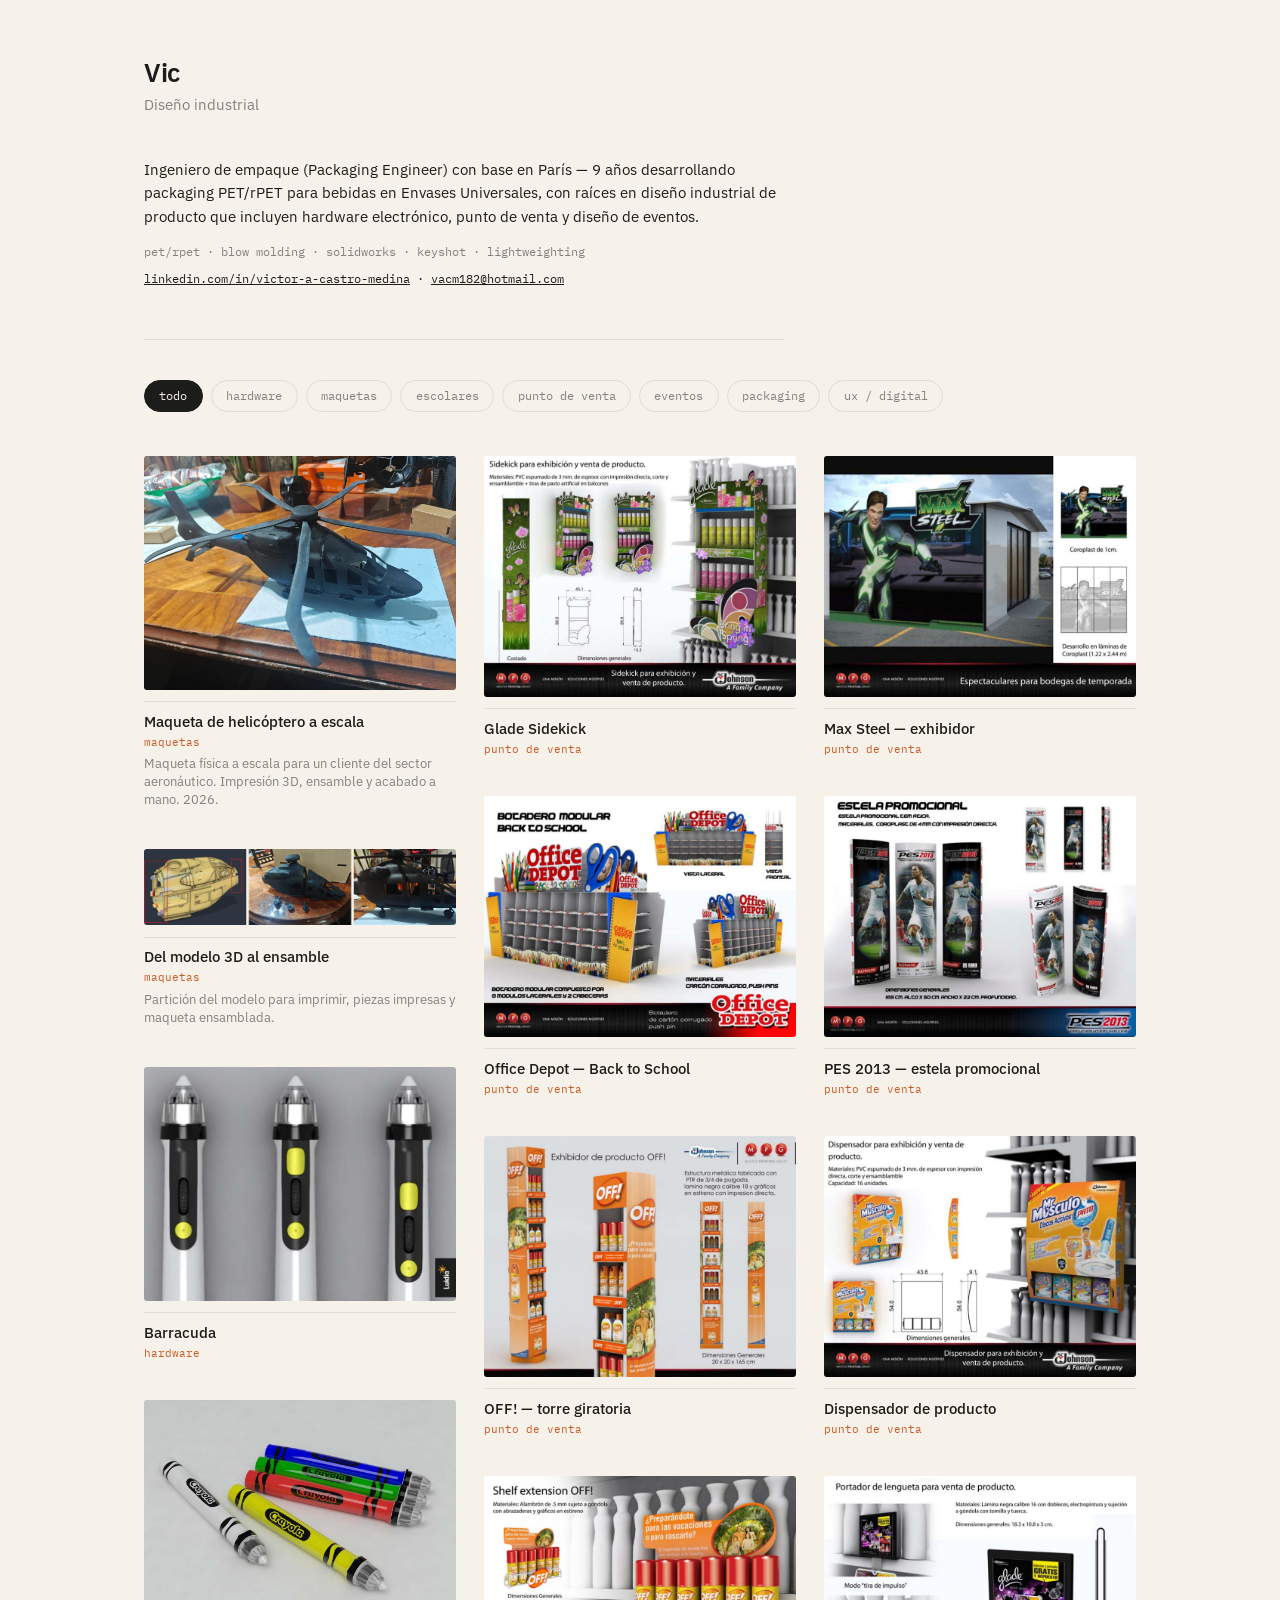
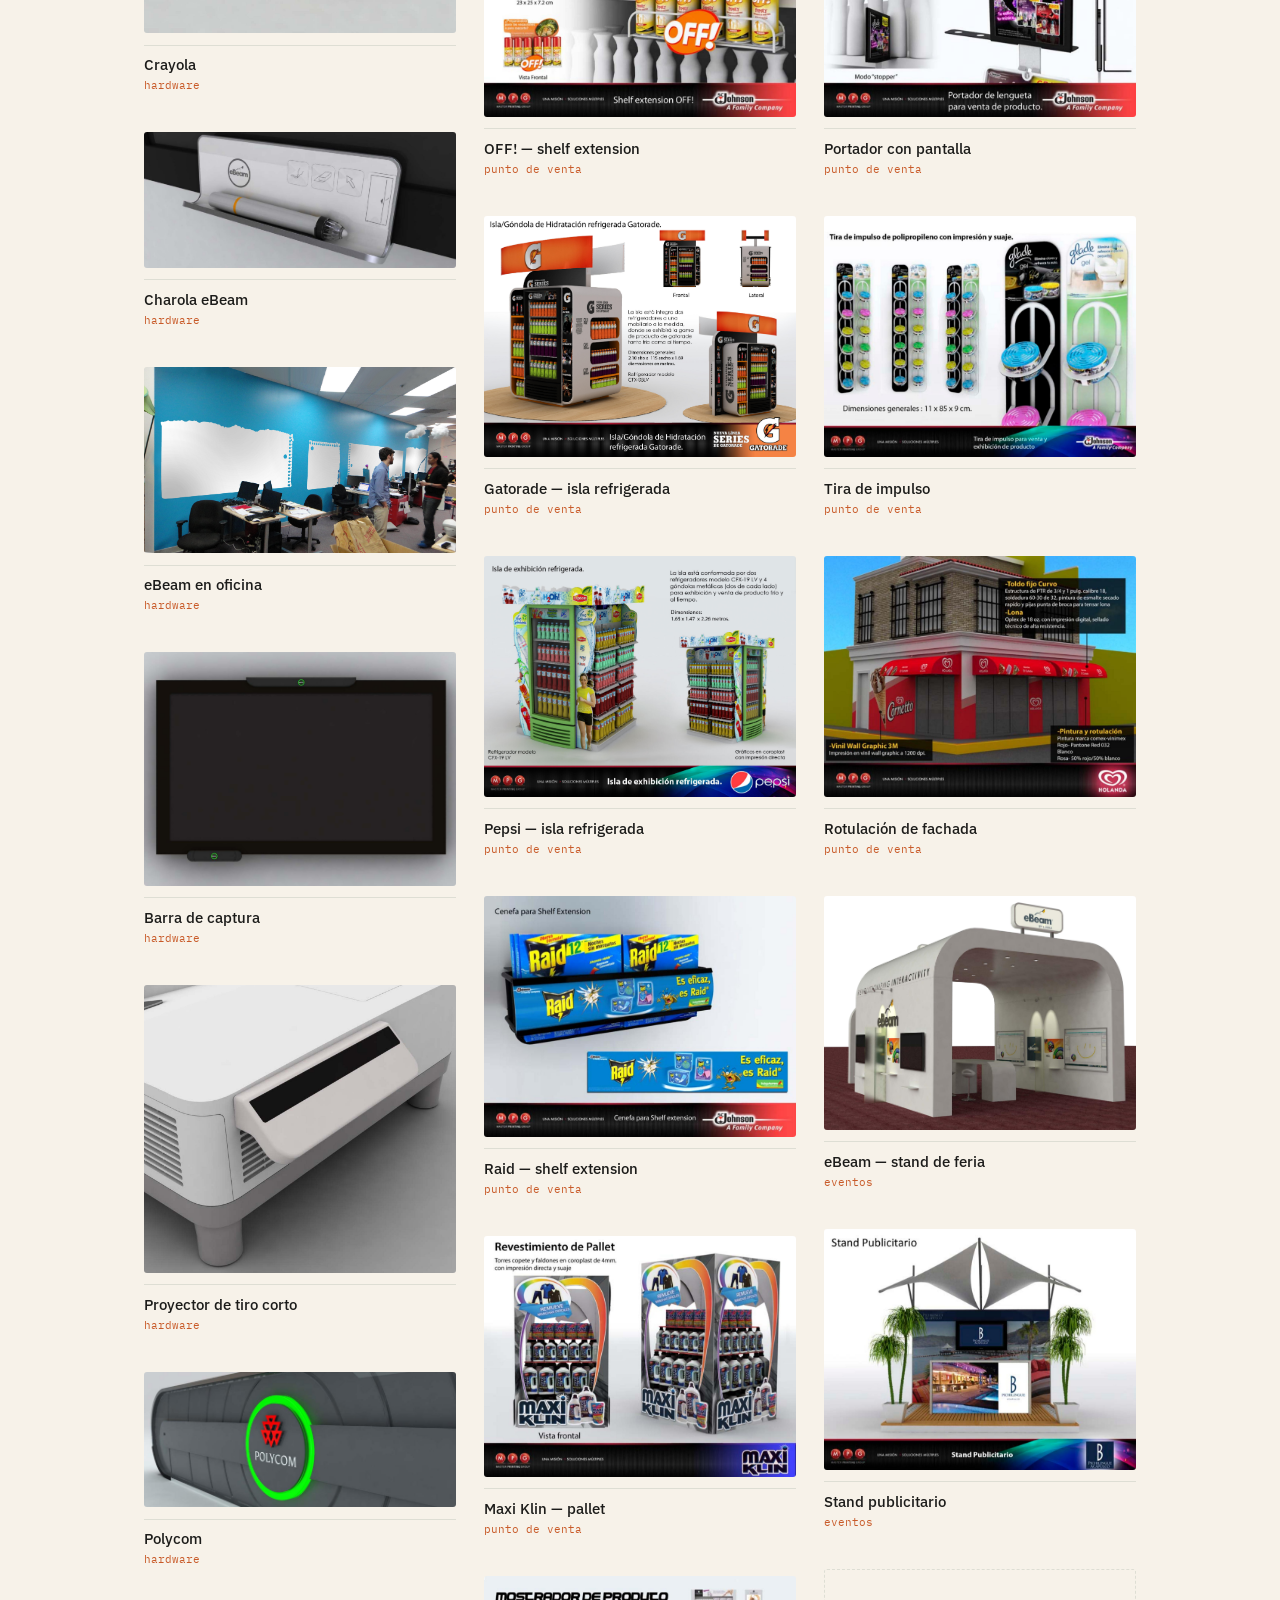
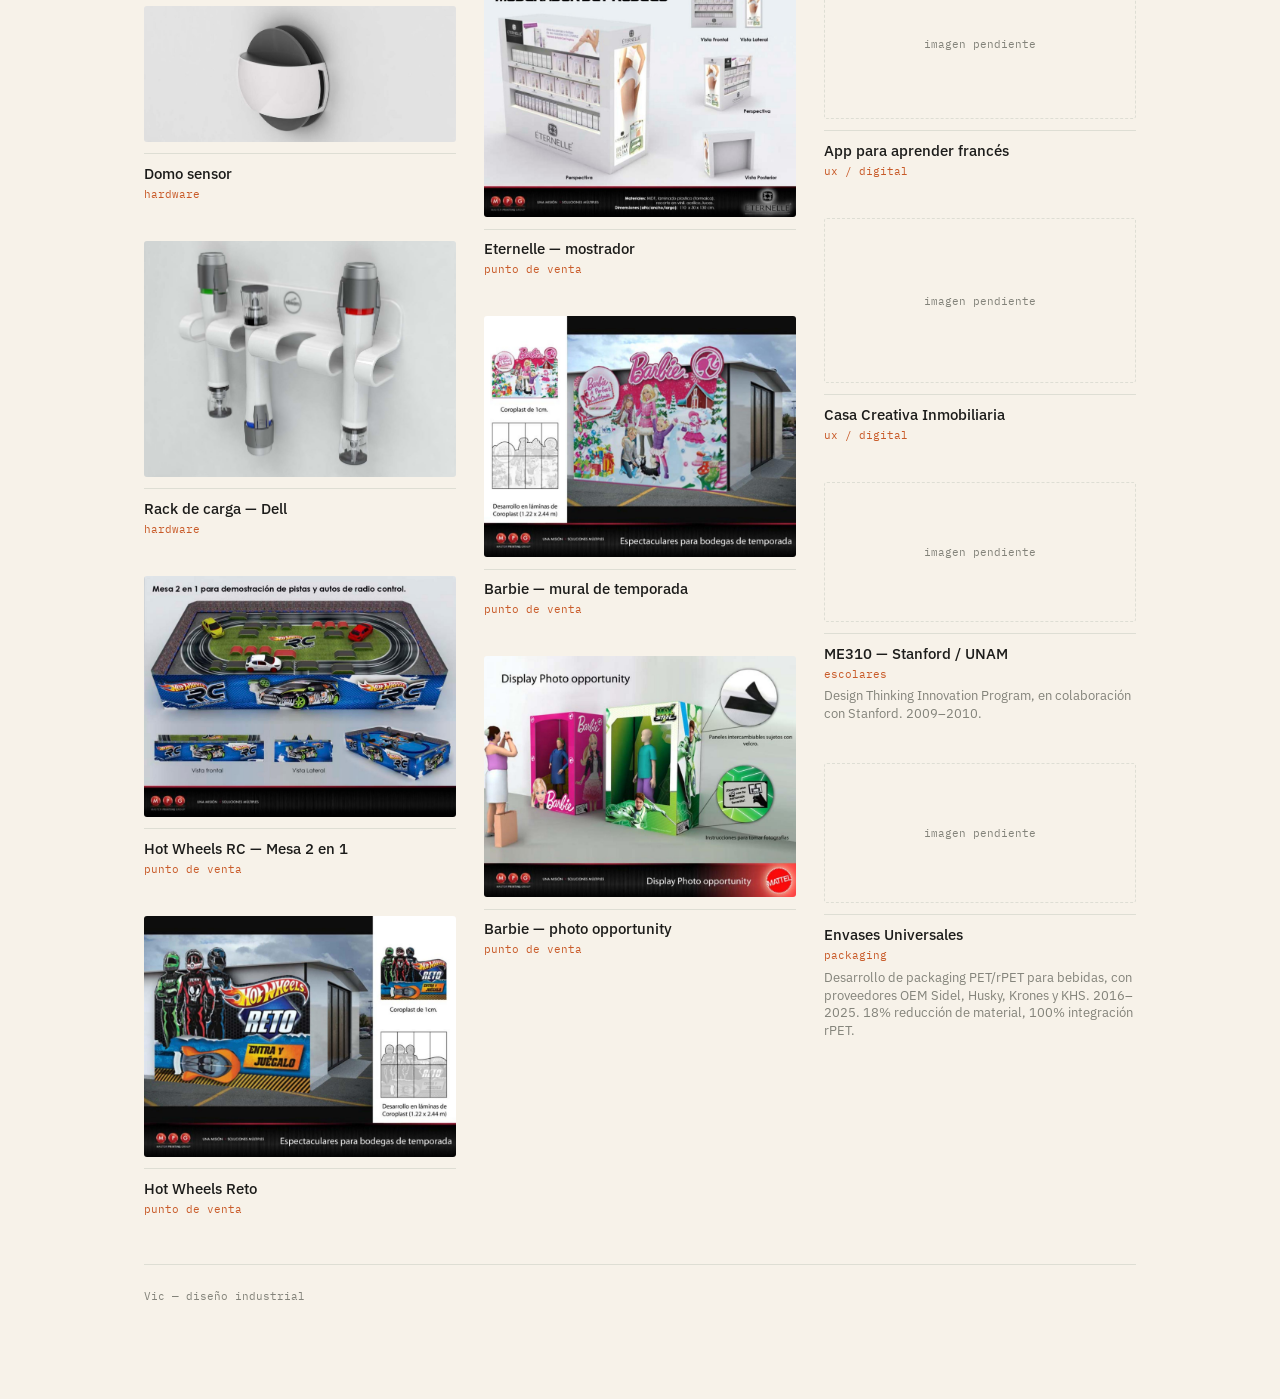
<file: index.html>
<!DOCTYPE html>
<html lang="es">
<head>
<meta charset="UTF-8">
<meta name="viewport" content="width=device-width, initial-scale=1.0">
<title>Vic — Diseño industrial</title>
<link rel="preconnect" href="https://fonts.googleapis.com">
<link rel="preconnect" href="https://fonts.gstatic.com" crossorigin>
<link href="https://fonts.googleapis.com/css2?family=IBM+Plex+Mono:wght@400;500&family=IBM+Plex+Sans:wght@400;500;600&display=swap" rel="stylesheet">
<style>
  :root{
    --paper:#F7F2E9;
    --ink:#1C1C1A;
    --steel:#83837A;
    --line:#DEDED4;
    --signal:#C85A28;
  }
  *{box-sizing:border-box;}
  body{
    margin:0;
    background:var(--paper);
    color:var(--ink);
    font-family:'IBM Plex Sans',-apple-system,BlinkMacSystemFont,'Segoe UI',sans-serif;
    -webkit-font-smoothing:antialiased;
  }
  .wrap{max-width:1040px;margin:0 auto;padding:3.5rem 1.5rem 6rem;}

  header{margin-bottom:2.75rem;}
  header .name{font-size:1.6rem;font-weight:600;margin:0;letter-spacing:-.01em;}
  header .role{font-size:.95rem;color:var(--steel);margin:.3rem 0 0;font-weight:400;}

  .pills{display:flex;flex-wrap:wrap;gap:.5rem;margin-bottom:2.75rem;}
  .pill{
    font-family:'IBM Plex Mono',monospace;
    font-size:.72rem;
    padding:.45rem .9rem;
    border:1px solid var(--line);
    border-radius:999px;
    background:none;
    color:var(--steel);
    cursor:pointer;
    transition:border-color .15s ease;
  }
  .pill:hover{border-color:var(--steel);}
  .pill.active{background:var(--ink);border-color:var(--ink);color:var(--paper);}

  .grid{column-count:3;column-gap:1.75rem;}
  @media (max-width:900px){.grid{column-count:2;}}
  @media (max-width:600px){.grid{column-count:1;}}

  .card{break-inside:avoid;margin-bottom:2.5rem;}
  .card img{width:100%;display:block;border-radius:3px;}

  .placeholder{
    border:1px dashed var(--line);
    border-radius:3px;
    display:flex;
    align-items:center;
    justify-content:center;
  }
  .placeholder span{font-family:'IBM Plex Mono',monospace;font-size:.68rem;color:var(--steel);}

  .caption{border-top:1px solid var(--line);margin-top:.7rem;padding-top:.55rem;}
  .caption .title{font-size:.95rem;font-weight:500;margin:0;}
  .caption .cat{font-family:'IBM Plex Mono',monospace;font-size:.68rem;color:var(--signal);margin:.25rem 0 0;}
  .caption .desc{font-size:.8rem;color:var(--steel);margin:.4rem 0 0;line-height:1.4;}

  .about{max-width:640px;margin-bottom:2.5rem;padding-bottom:2.25rem;border-bottom:1px solid var(--line);}
  .about p{font-size:.95rem;line-height:1.55;margin:0 0 .9rem;}
  .about .tags{font-family:'IBM Plex Mono',monospace;font-size:.72rem;color:var(--steel);margin:0 0 .6rem;}
  .about .contact{font-family:'IBM Plex Mono',monospace;font-size:.75rem;}
  .about .contact a{color:var(--ink);}

  .more{border:1px dashed var(--line);border-radius:3px;min-height:100px;display:flex;align-items:center;justify-content:center;}
  .more span{font-family:'IBM Plex Mono',monospace;font-size:.72rem;color:var(--steel);}

  footer{margin-top:3rem;padding-top:1.5rem;border-top:1px solid var(--line);}
  footer p{font-family:'IBM Plex Mono',monospace;font-size:.7rem;color:var(--steel);margin:0;}
  footer a{color:var(--steel);}
</style>
</head>
<body>
<div class="wrap">
  <header>
    <p class="name">Vic</p>
    <p class="role">Diseño industrial</p>
  </header>

  <div class="about">
    <p>Ingeniero de empaque (Packaging Engineer) con base en París — 9 años desarrollando packaging PET/rPET para bebidas en Envases Universales, con raíces en diseño industrial de producto que incluyen hardware electrónico, punto de venta y diseño de eventos.</p>
    <p class="tags">pet/rpet · blow molding · solidworks · keyshot · lightweighting</p>
    <p class="contact"><a href="https://www.linkedin.com/in/victor-a-castro-medina" target="_blank" rel="noopener">linkedin.com/in/victor-a-castro-medina</a> · <a href="mailto:vacm182@hotmail.com">vacm182@hotmail.com</a></p>
  </div>

  <div class="pills">
    <button class="pill active" data-cat="todo">todo</button>
    <button class="pill" data-cat="hardware">hardware</button>
    <button class="pill" data-cat="maquetas">maquetas</button>
    <button class="pill" data-cat="escolares">escolares</button>
    <button class="pill" data-cat="pos">punto de venta</button>
    <button class="pill" data-cat="eventos">eventos</button>
    <button class="pill" data-cat="packaging">packaging</button>
    <button class="pill" data-cat="ux">ux / digital</button>
  </div>

  <div class="grid" id="grid">
    <div class="card" data-cat="maquetas">
      <img src="images/maquetas-helicoptero.jpg" alt="Maqueta de helicóptero a escala">
      <div class="caption">
        <p class="title">Maqueta de helicóptero a escala</p>
        <p class="cat">maquetas</p>
        <p class="desc">Maqueta física a escala para un cliente del sector aeronáutico. Impresión 3D, ensamble y acabado a mano. 2026.</p>
      </div>
    </div>

    <div class="card" data-cat="maquetas">
      <img src="images/maquetas-helicoptero-proceso.jpg" alt="Proceso de la maqueta de helicóptero: modelo 3D, piezas impresas y ensamble">
      <div class="caption">
        <p class="title">Del modelo 3D al ensamble</p>
        <p class="cat">maquetas</p>
        <p class="desc">Partición del modelo para imprimir, piezas impresas y maqueta ensamblada.</p>
      </div>
    </div>

    <div class="card" data-cat="hardware">
      <img src="images/hardware-barracuda.jpg" alt="Barracuda">
      <div class="caption">
        <p class="title">Barracuda</p>
        <p class="cat">hardware</p>
      </div>
    </div>

    <div class="card" data-cat="hardware">
      <img src="images/hardware-crayola.jpg" alt="Crayola">
      <div class="caption">
        <p class="title">Crayola</p>
        <p class="cat">hardware</p>
      </div>
    </div>

    <div class="card" data-cat="hardware">
      <img src="images/hardware-tray.jpg" alt="Charola eBeam">
      <div class="caption">
        <p class="title">Charola eBeam</p>
        <p class="cat">hardware</p>
      </div>
    </div>

    <div class="card" data-cat="hardware">
      <img src="images/hardware-office-context.jpg" alt="eBeam en oficina">
      <div class="caption">
        <p class="title">eBeam en oficina</p>
        <p class="cat">hardware</p>
      </div>
    </div>

    <div class="card" data-cat="hardware">
      <img src="images/hardware-capture-bar.jpg" alt="Barra de captura">
      <div class="caption">
        <p class="title">Barra de captura</p>
        <p class="cat">hardware</p>
      </div>
    </div>

    <div class="card" data-cat="hardware">
      <img src="images/hardware-projector.jpg" alt="Proyector de tiro corto">
      <div class="caption">
        <p class="title">Proyector de tiro corto</p>
        <p class="cat">hardware</p>
      </div>
    </div>

    <div class="card" data-cat="hardware">
      <img src="images/hardware-polycom.jpg" alt="Polycom">
      <div class="caption">
        <p class="title">Polycom</p>
        <p class="cat">hardware</p>
      </div>
    </div>

    <div class="card" data-cat="hardware">
      <img src="images/hardware-dome.jpg" alt="Domo sensor">
      <div class="caption">
        <p class="title">Domo sensor</p>
        <p class="cat">hardware</p>
      </div>
    </div>

    <div class="card" data-cat="hardware">
      <img src="images/hardware-dell-rack.jpg" alt="Rack de carga — Dell">
      <div class="caption">
        <p class="title">Rack de carga — Dell</p>
        <p class="cat">hardware</p>
      </div>
    </div>

    <div class="card" data-cat="pos">
      <img src="images/pos-hotwheels.jpg" alt="Hot Wheels RC — Mesa 2 en 1">
      <div class="caption">
        <p class="title">Hot Wheels RC — Mesa 2 en 1</p>
        <p class="cat">punto de venta</p>
      </div>
    </div>

    <div class="card" data-cat="pos">
      <img src="images/pos-hotwheels-reto.jpg" alt="Hot Wheels Reto">
      <div class="caption">
        <p class="title">Hot Wheels Reto</p>
        <p class="cat">punto de venta</p>
      </div>
    </div>

    <div class="card" data-cat="pos">
      <img src="images/pos-glade.jpg" alt="Glade Sidekick">
      <div class="caption">
        <p class="title">Glade Sidekick</p>
        <p class="cat">punto de venta</p>
      </div>
    </div>

    <div class="card" data-cat="pos">
      <img src="images/pos-officedepot.jpg" alt="Office Depot — Back to School">
      <div class="caption">
        <p class="title">Office Depot — Back to School</p>
        <p class="cat">punto de venta</p>
      </div>
    </div>

    <div class="card" data-cat="pos">
      <img src="images/pos-off.jpg" alt="OFF! — torre giratoria">
      <div class="caption">
        <p class="title">OFF! — torre giratoria</p>
        <p class="cat">punto de venta</p>
      </div>
    </div>

    <div class="card" data-cat="pos">
      <img src="images/pos-off-shelf.jpg" alt="OFF! — shelf extension">
      <div class="caption">
        <p class="title">OFF! — shelf extension</p>
        <p class="cat">punto de venta</p>
      </div>
    </div>

    <div class="card" data-cat="pos">
      <img src="images/pos-gatorade.jpg" alt="Gatorade — isla refrigerada">
      <div class="caption">
        <p class="title">Gatorade — isla refrigerada</p>
        <p class="cat">punto de venta</p>
      </div>
    </div>

    <div class="card" data-cat="pos">
      <img src="images/pos-pepsi.jpg" alt="Pepsi — isla refrigerada">
      <div class="caption">
        <p class="title">Pepsi — isla refrigerada</p>
        <p class="cat">punto de venta</p>
      </div>
    </div>

    <div class="card" data-cat="pos">
      <img src="images/pos-raid.jpg" alt="Raid — shelf extension">
      <div class="caption">
        <p class="title">Raid — shelf extension</p>
        <p class="cat">punto de venta</p>
      </div>
    </div>

    <div class="card" data-cat="pos">
      <img src="images/pos-maxiklin.jpg" alt="Maxi Klin — pallet">
      <div class="caption">
        <p class="title">Maxi Klin — pallet</p>
        <p class="cat">punto de venta</p>
      </div>
    </div>

    <div class="card" data-cat="pos">
      <img src="images/pos-eternelle.jpg" alt="Eternelle — mostrador">
      <div class="caption">
        <p class="title">Eternelle — mostrador</p>
        <p class="cat">punto de venta</p>
      </div>
    </div>

    <div class="card" data-cat="pos">
      <img src="images/pos-barbie-mural.jpg" alt="Barbie — mural de temporada">
      <div class="caption">
        <p class="title">Barbie — mural de temporada</p>
        <p class="cat">punto de venta</p>
      </div>
    </div>

    <div class="card" data-cat="pos">
      <img src="images/pos-barbie-photo.jpg" alt="Barbie — photo opportunity">
      <div class="caption">
        <p class="title">Barbie — photo opportunity</p>
        <p class="cat">punto de venta</p>
      </div>
    </div>

    <div class="card" data-cat="pos">
      <img src="images/pos-maxsteel.jpg" alt="Max Steel — exhibidor">
      <div class="caption">
        <p class="title">Max Steel — exhibidor</p>
        <p class="cat">punto de venta</p>
      </div>
    </div>

    <div class="card" data-cat="pos">
      <img src="images/pos-pes2013.jpg" alt="PES 2013 — estela promocional">
      <div class="caption">
        <p class="title">PES 2013 — estela promocional</p>
        <p class="cat">punto de venta</p>
      </div>
    </div>

    <div class="card" data-cat="pos">
      <img src="images/pos-dispensador.jpg" alt="Dispensador de producto">
      <div class="caption">
        <p class="title">Dispensador de producto</p>
        <p class="cat">punto de venta</p>
      </div>
    </div>

    <div class="card" data-cat="pos">
      <img src="images/pos-tablet.jpg" alt="Portador con pantalla">
      <div class="caption">
        <p class="title">Portador con pantalla</p>
        <p class="cat">punto de venta</p>
      </div>
    </div>

    <div class="card" data-cat="pos">
      <img src="images/pos-impulso.jpg" alt="Tira de impulso">
      <div class="caption">
        <p class="title">Tira de impulso</p>
        <p class="cat">punto de venta</p>
      </div>
    </div>

    <div class="card" data-cat="pos">
      <img src="images/pos-storefront.jpg" alt="Rotulación de fachada">
      <div class="caption">
        <p class="title">Rotulación de fachada</p>
        <p class="cat">punto de venta</p>
      </div>
    </div>

    <div class="card" data-cat="eventos">
      <img src="images/eventos-ebeam.jpg" alt="eBeam — stand de feria">
      <div class="caption">
        <p class="title">eBeam — stand de feria</p>
        <p class="cat">eventos</p>
      </div>
    </div>

    <div class="card" data-cat="eventos">
      <img src="images/eventos-standpublicitario.jpg" alt="Stand publicitario">
      <div class="caption">
        <p class="title">Stand publicitario</p>
        <p class="cat">eventos</p>
      </div>
    </div>
    <div class="card" data-cat="ux">
      <div class="placeholder" style="min-height:150px;"><span>imagen pendiente</span></div>
      <div class="caption">
        <p class="title">App para aprender francés</p>
        <p class="cat">ux / digital</p>
      </div>
    </div>

    <div class="card" data-cat="ux">
      <div class="placeholder" style="min-height:165px;"><span>imagen pendiente</span></div>
      <div class="caption">
        <p class="title">Casa Creativa Inmobiliaria</p>
        <p class="cat">ux / digital</p>
      </div>
    </div>

    <div class="card" data-cat="escolares">
      <div class="placeholder" style="min-height:140px;"><span>imagen pendiente</span></div>
      <div class="caption">
        <p class="title">ME310 — Stanford / UNAM</p>
        <p class="cat">escolares</p>
        <p class="desc">Design Thinking Innovation Program, en colaboración con Stanford. 2009–2010.</p>
      </div>
    </div>

    <div class="card" data-cat="packaging">
      <div class="placeholder" style="min-height:140px;"><span>imagen pendiente</span></div>
      <div class="caption">
        <p class="title">Envases Universales</p>
        <p class="cat">packaging</p>
        <p class="desc">Desarrollo de packaging PET/rPET para bebidas, con proveedores OEM Sidel, Husky, Krones y KHS. 2016–2025. 18% reducción de material, 100% integración rPET.</p>
      </div>
    </div>

  </div>

  <footer>
    <p>Vic — diseño industrial</p>
  </footer>
</div>

<script>
document.querySelectorAll('.pill').forEach(function(p){
  p.addEventListener('click', function(){
    document.querySelectorAll('.pill').forEach(function(x){x.classList.remove('active');});
    p.classList.add('active');
    var cat = p.getAttribute('data-cat');
    document.querySelectorAll('.card').forEach(function(c){
      c.style.display = (cat === 'todo' || c.getAttribute('data-cat') === cat) ? '' : 'none';
    });
  });
});
</script>
</body>
</html>
</file>
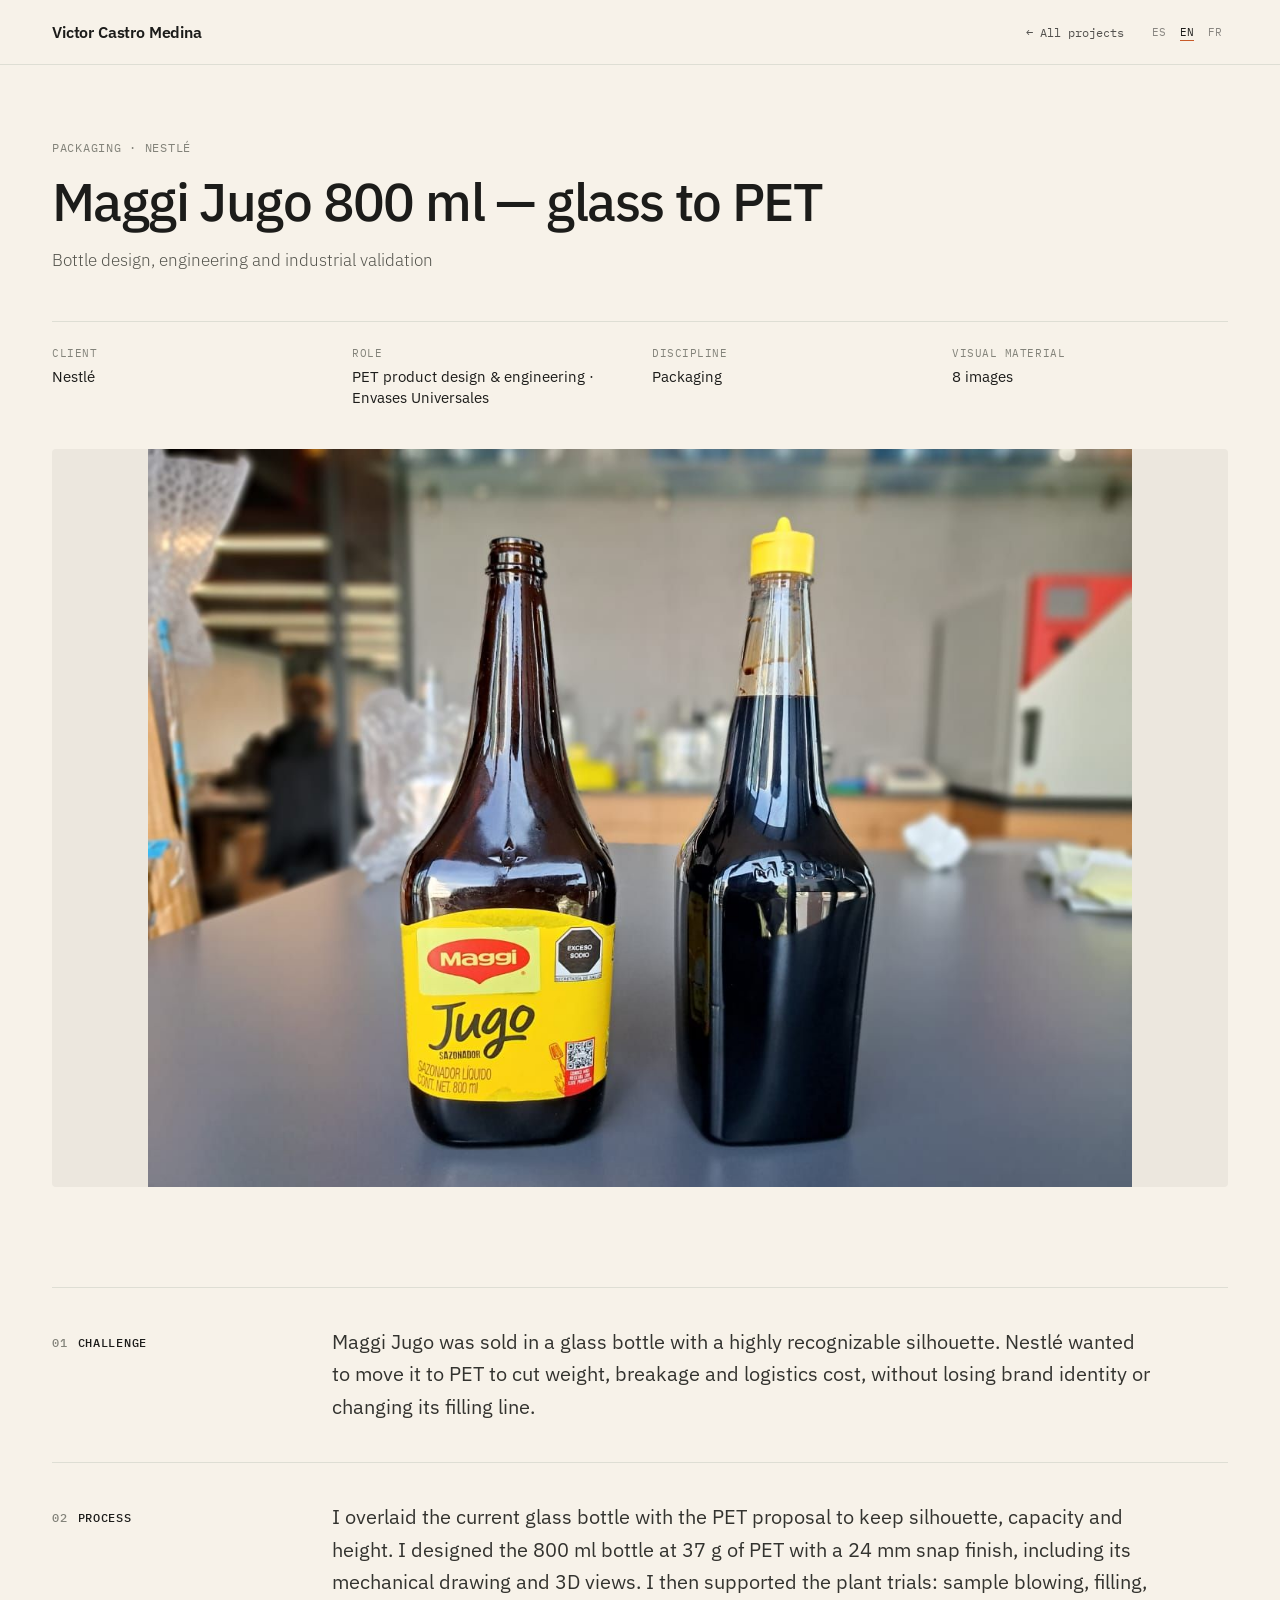
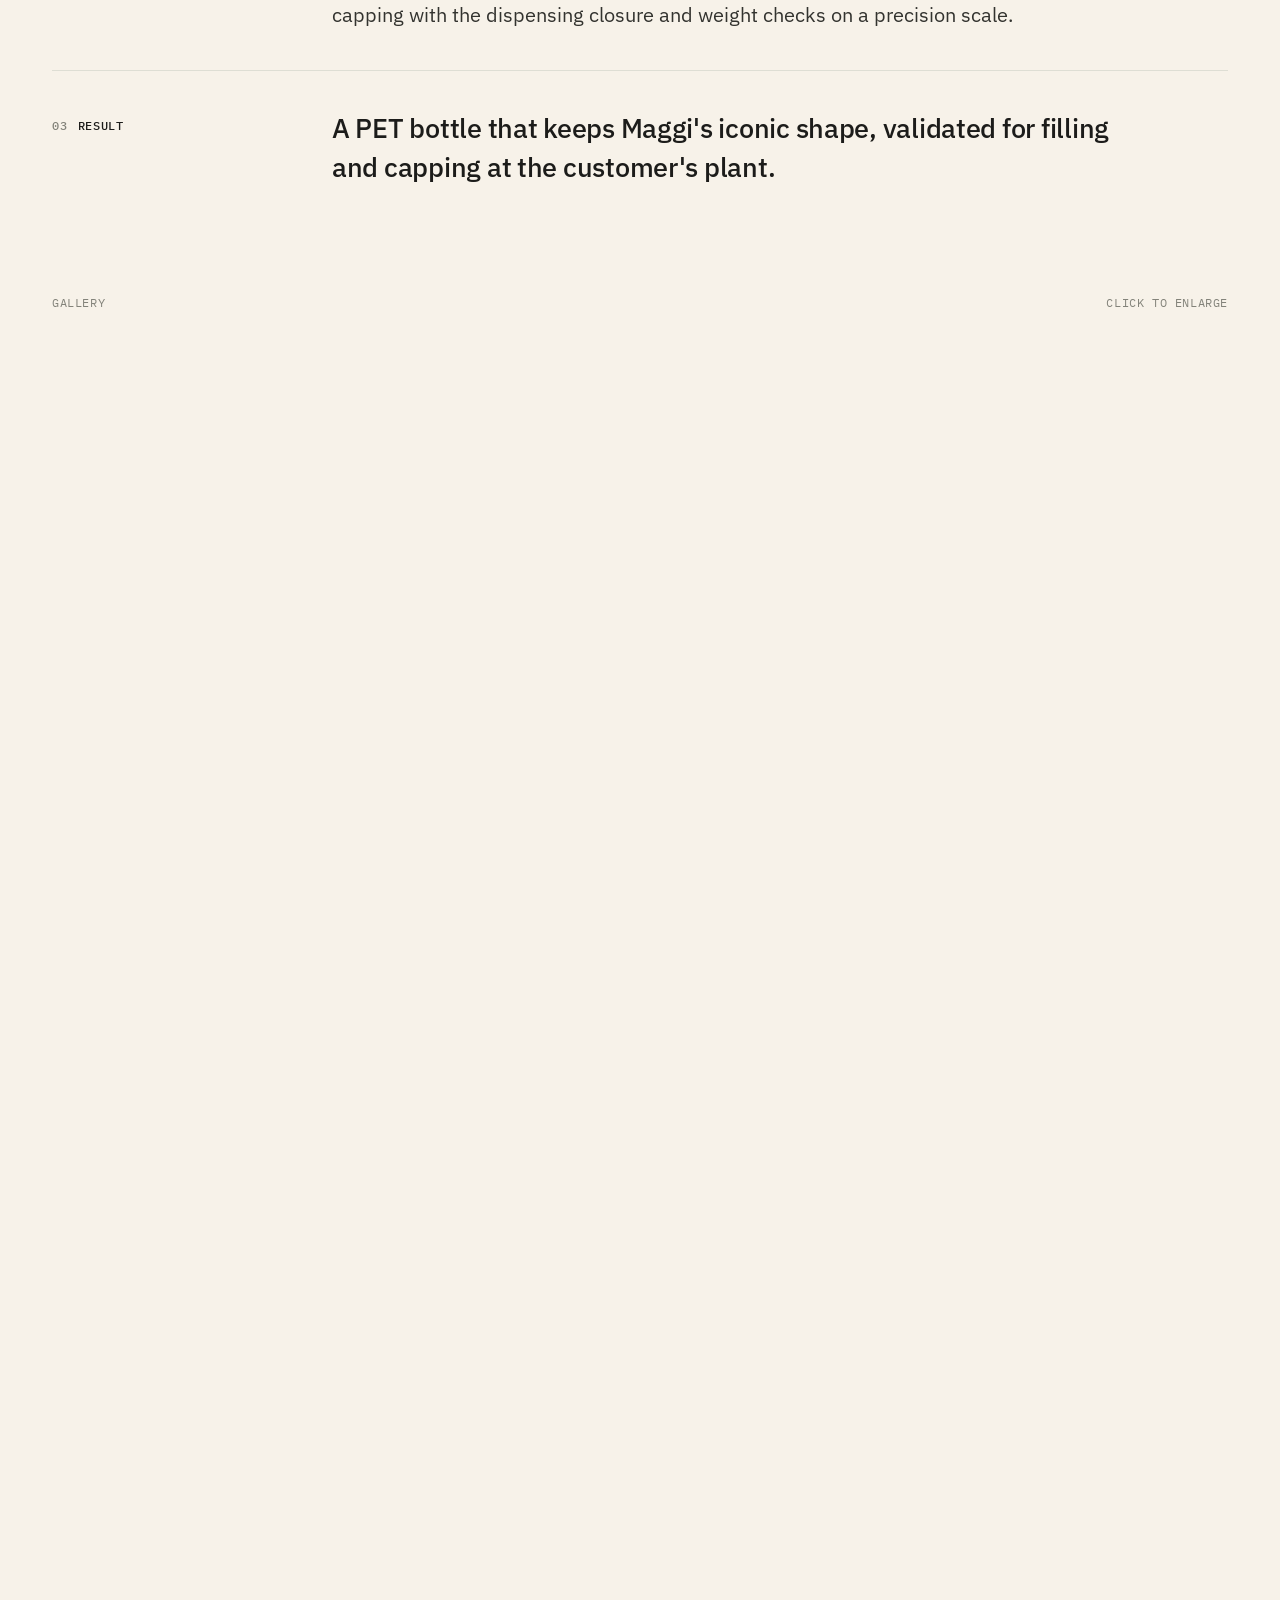
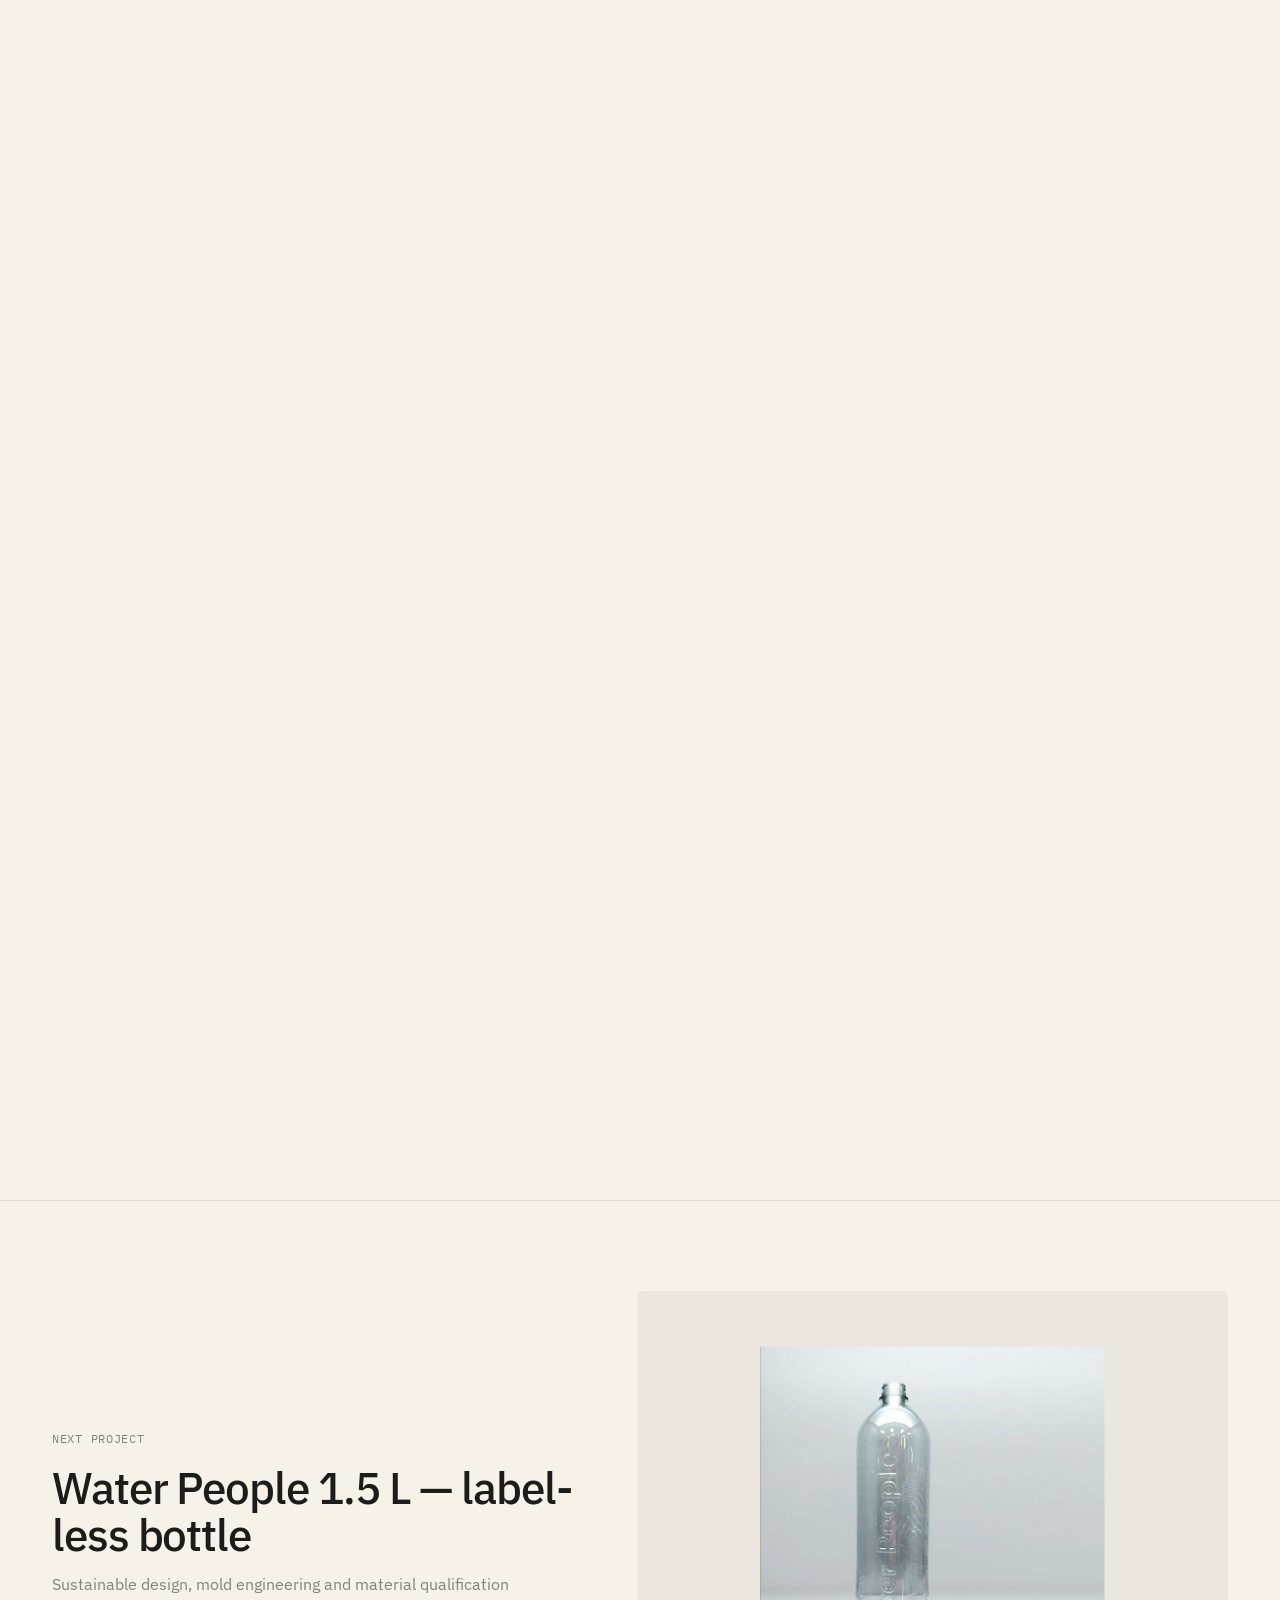
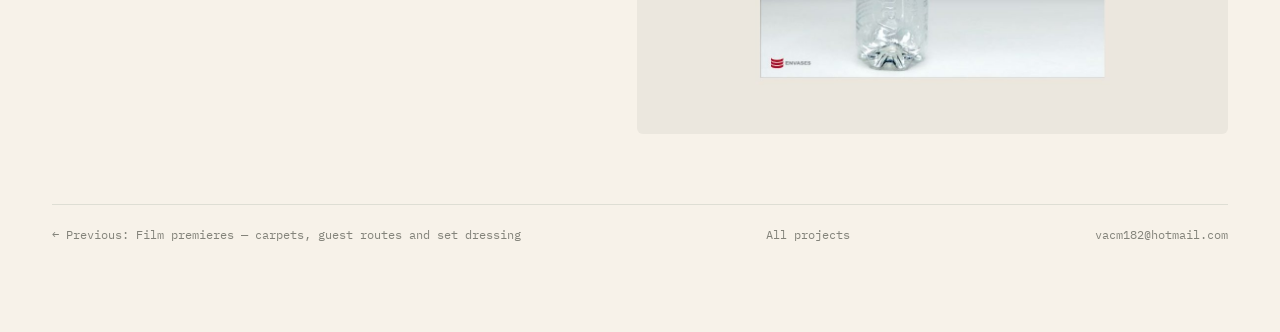
<file: caso.html>
<!DOCTYPE html>
<html lang="es">
<head>
<meta charset="UTF-8">
<meta name="viewport" content="width=device-width, initial-scale=1.0">
<title>Victor Castro Medina — Proyecto</title>
<link rel="preconnect" href="https://fonts.googleapis.com">
<link rel="preconnect" href="https://fonts.gstatic.com" crossorigin>
<link href="https://fonts.googleapis.com/css2?family=IBM+Plex+Mono:wght@400;500&family=IBM+Plex+Sans:wght@300;400;500;600;700&display=swap" rel="stylesheet">
<style>
:root{--paper:#F7F2E9;--ink:#1C1C1A;--dark:#141413;--dark2:#1F1F1C;--steel:#83837A;--line:#DEDED4;--line-d:#34342F;--signal:#C85A28;--signal-l:#E07A48}
*{box-sizing:border-box;margin:0;padding:0}
html{scroll-behavior:smooth}
body{background:var(--paper);color:var(--ink);font-family:'IBM Plex Sans',-apple-system,'Segoe UI',sans-serif;-webkit-font-smoothing:antialiased;overflow-x:hidden}
a{color:inherit;text-decoration:none}
img{display:block;max-width:100%}
.wrap{max-width:1240px;margin:0 auto;padding:0 32px}
nav.top{position:fixed;inset:0 0 auto 0;z-index:50;background:rgba(20,20,19,.92);backdrop-filter:blur(8px);border-bottom:1px solid var(--line-d)}
nav.top .wrap{display:flex;align-items:center;justify-content:space-between;height:64px;color:#EDEAE2;gap:16px}
nav.top .brand{font-weight:600;letter-spacing:-.01em;white-space:nowrap}
nav.top .r{display:flex;gap:22px;align-items:center;font-size:.85rem}
nav.top .back{font-family:'IBM Plex Mono',monospace;font-size:.75rem;opacity:.75}
nav.top .back:hover{opacity:1;color:var(--signal-l)}
.lang{display:flex;gap:2px}
.lang button{font-family:'IBM Plex Mono',monospace;font-size:.7rem;background:none;border:none;color:inherit;opacity:.5;cursor:pointer;padding:4px 6px}
.lang button.active{opacity:1;color:var(--signal-l)}

.head{background:var(--dark);color:#EDEAE2;padding:140px 0 0}
.eyebrow{font-family:'IBM Plex Mono',monospace;font-size:.75rem;color:var(--signal-l);letter-spacing:.06em;text-transform:uppercase}
.head h1{font-size:clamp(2.2rem,5vw,4rem);line-height:1.04;font-weight:600;letter-spacing:-.03em;margin:20px 0 18px;max-width:1000px}
.head .sub{font-size:1.15rem;color:#C9C6BC;font-weight:300;max-width:760px;line-height:1.5}
.facts{display:grid;grid-template-columns:repeat(4,1fr);gap:24px;border-top:1px solid var(--line-d);margin-top:48px;padding:24px 0 56px}
.facts span{display:block;font-family:'IBM Plex Mono',monospace;font-size:.68rem;color:#8E8B82;text-transform:uppercase;letter-spacing:.05em;margin-bottom:6px}
.facts b{font-weight:500;font-size:.95rem;line-height:1.4;color:#EDEAE2}
.herowrap{background:linear-gradient(var(--dark) 50%,var(--paper) 50%)}
.hero{border-radius:6px;overflow:hidden;background:#E9E4DA;cursor:zoom-in;box-shadow:0 30px 80px rgba(0,0,0,.25)}
.hero img{width:100%;max-height:82vh;object-fit:contain;margin:0 auto}

.story{padding:100px 0 30px}
.blk{display:grid;grid-template-columns:240px 1fr;gap:40px;padding:38px 0;border-top:1px solid var(--line)}
.blk h2{font-family:'IBM Plex Mono',monospace;font-size:.78rem;font-weight:500;color:var(--signal);text-transform:uppercase;letter-spacing:.06em;padding-top:8px}
.blk h2 i{font-style:normal;color:var(--steel);margin-right:10px}
.blk p{font-size:clamp(1.08rem,1.6vw,1.3rem);line-height:1.6;max-width:820px;font-weight:400}
.blk.res p{font-size:clamp(1.25rem,2.1vw,1.7rem);line-height:1.45;font-weight:500;letter-spacing:-.01em}

.gal{padding:40px 0 110px}
.gal .ghead{display:flex;justify-content:space-between;align-items:baseline;margin-bottom:28px;font-family:'IBM Plex Mono',monospace;font-size:.75rem;color:var(--steel);text-transform:uppercase;letter-spacing:.05em}
.masonry{column-count:2;column-gap:24px}
.masonry a{display:block;break-inside:avoid;margin-bottom:24px;border-radius:4px;overflow:hidden;background:#E9E4DA;cursor:zoom-in}
.masonry img{width:100%;transition:transform .6s ease}
.masonry a:hover img{transform:scale(1.03)}

.next{background:var(--dark);color:#EDEAE2;padding:90px 0}
.next a.nx{display:grid;grid-template-columns:1fr 1.1fr;gap:48px;align-items:center}
.next .lbl{font-family:'IBM Plex Mono',monospace;font-size:.75rem;color:var(--signal-l);text-transform:uppercase;letter-spacing:.06em}
.next h3{font-size:clamp(1.8rem,3.4vw,2.8rem);font-weight:600;letter-spacing:-.025em;line-height:1.08;margin:16px 0 14px}
.next p{color:#A9A69C;line-height:1.5}
.next .im{border-radius:6px;overflow:hidden;aspect-ratio:4/3}
.next .im img{width:100%;height:100%;object-fit:cover;transition:transform .7s ease}
.next a.nx:hover .im img{transform:scale(1.05)}
.next a.nx:hover h3{color:var(--signal-l)}
.next .row{display:flex;justify-content:space-between;border-top:1px solid var(--line-d);margin-top:70px;padding-top:22px;font-family:'IBM Plex Mono',monospace;font-size:.75rem;color:#8E8B82;flex-wrap:wrap;gap:12px}
.next .row a:hover{color:var(--signal-l)}

/* lightbox */
.lb{position:fixed;inset:0;z-index:100;background:rgba(12,12,11,.96);display:none;align-items:center;justify-content:center}
.lb.on{display:flex}
.lb img{max-width:92vw;max-height:86vh;object-fit:contain;border-radius:3px;user-select:none}
.lb button{position:absolute;background:none;border:none;color:#EDEAE2;font-family:'IBM Plex Mono',monospace;cursor:pointer;padding:16px;font-size:1.6rem;opacity:.75}
.lb button:hover{opacity:1;color:var(--signal-l)}
.lb .x{top:10px;right:14px;font-size:1.2rem}
.lb .p{left:8px;top:50%;transform:translateY(-50%)}
.lb .n{right:8px;top:50%;transform:translateY(-50%)}
.lb .c{position:absolute;bottom:18px;left:0;right:0;text-align:center;font-family:'IBM Plex Mono',monospace;font-size:.75rem;color:#8E8B82}

/* reveal */
.rv{opacity:0;transform:translateY(24px);transition:opacity .8s ease,transform .8s ease}
.rv.in{opacity:1;transform:none}
.wipe{clip-path:inset(100% 0 0 0);transition:clip-path 1.1s cubic-bezier(.77,0,.18,1)}
.wipe img{transform:scale(1.2);transition:transform 1.5s cubic-bezier(.2,.7,.2,1)}
.wipe.in{clip-path:inset(0)}
.wipe.in img{transform:scale(1)}
.wipe.in:hover img{transform:scale(1.03)}
@media (prefers-reduced-motion:reduce){.rv,.wipe,.wipe img{transition:none!important;opacity:1!important;transform:none!important;clip-path:none!important}}

@media (max-width:480px){nav.top .brand{display:none}nav.top .back{white-space:nowrap}}
@media (max-width:900px){
  .wrap{padding:0 16px}
  nav.top .brand{font-size:.9rem}
  .head{padding-top:110px}
  .facts{grid-template-columns:1fr 1fr}
  .blk{grid-template-columns:1fr;gap:12px}
  .story{padding-top:70px}
  .masonry{column-count:1}
  .next a.nx{grid-template-columns:1fr;gap:28px}
  .next a.nx .im{order:-1}
}

/* ===== minimal overrides ===== */
nav.top{background:rgba(247,242,233,.94);border-bottom:1px solid var(--line)}
nav.top .wrap{color:var(--ink)}
nav.top .back:hover{color:var(--ink);text-decoration:underline;text-underline-offset:4px}
.lang button.active{color:var(--ink);text-decoration:underline;text-underline-offset:4px;text-decoration-color:var(--signal)}
.head{background:var(--paper);color:var(--ink)}
.eyebrow{color:var(--steel)}
.head h1{font-weight:500;font-size:clamp(2rem,4.2vw,3.3rem);letter-spacing:-.03em}
.head .sub{color:#55554E;font-size:1.05rem}
.facts{border-top:1px solid var(--line);padding-bottom:40px}
.facts span{color:var(--steel)}
.facts b{color:var(--ink);font-weight:400}
.herowrap{background:none}
.hero{box-shadow:none;background:#ECE7DE;border-radius:4px}
.blk{border-top:1px solid var(--line)}
.blk h2{color:var(--ink)}
.blk p{font-weight:400;color:#33332F}
.blk.res p{font-weight:500;color:var(--ink)}
.masonry a{background:#ECE7DE}
.next{background:var(--paper);color:var(--ink);border-top:1px solid var(--line)}
.next .lbl{color:var(--steel)}
.next h3{font-weight:500}
.next p{color:var(--steel)}
.next a.nx:hover h3{color:var(--ink);text-decoration:underline;text-underline-offset:6px}
.next .im{background:#ECE7DE}
.next .row{border-top:1px solid var(--line);color:var(--steel)}
.next .row a:hover{color:var(--ink)}
</style>
</head>
<body>
<nav class="top">
  <div class="wrap">
    <a class="brand" href="index.html">Victor Castro Medina</a>
    <div class="r">
      <a class="back" id="back" href="index.html#work" data-u="back">← Todos los proyectos</a>
      <div class="lang"><button data-lang="es">ES</button><button data-lang="en">EN</button><button data-lang="fr">FR</button></div>
    </div>
  </div>
</nav>

<header class="head">
  <div class="wrap">
    <p class="eyebrow" id="eyebrow"></p>
    <h1 id="title"></h1>
    <p class="sub" id="sub"></p>
    <div class="facts">
      <div><span id="clientlbl" data-u="client">Cliente</span><b id="client"></b></div>
      <div><span data-u="role">Rol</span><b id="role"></b></div>
      <div><span data-u="disc">Disciplina</span><b id="disc"></b></div>
      <div><span data-u="imgs">Material visual</span><b id="nimg"></b></div>
    </div>
  </div>
</header>
<div class="herowrap"><div class="wrap"><div class="hero" id="hero"><img id="heroimg" alt=""></div></div></div>

<section class="story">
  <div class="wrap">
    <div class="blk rv"><h2><i>01</i><span data-u="challenge">Reto</span></h2><p id="challenge"></p></div>
    <div class="blk rv"><h2><i>02</i><span data-u="process">Proceso</span></h2><p id="process"></p></div>
    <div class="blk rv res"><h2><i>03</i><span data-u="result">Resultado</span></h2><p id="result"></p></div>
  </div>
</section>

<section class="gal">
  <div class="wrap">
    <div class="ghead"><span data-u="gallery">Galería</span><span data-u="tap">Clic para ampliar</span></div>
    <div class="masonry" id="gallery"></div>
  </div>
</section>

<section class="next">
  <div class="wrap">
    <a class="nx" id="nx">
      <div><p class="lbl" data-u="nextp">Siguiente proyecto</p><h3 id="nxt"></h3><p id="nxs"></p></div>
      <div class="im"><img id="nxi" alt=""></div>
    </a>
    <div class="row"><a id="prev"></a><a href="index.html#work" id="all" data-u="all">Todos los proyectos</a><a href="mailto:vacm182@hotmail.com">vacm182@hotmail.com</a></div>
  </div>
</section>

<div class="lb" id="lb"><button class="x" data-u-aria="close">✕</button><button class="p">←</button><img id="lbimg" alt=""><button class="n">→</button><div class="c" id="lbc"></div></div>

<script src="cases.js"></script>
<script>
var U={
  back:{es:"← Todos los proyectos",en:"← All projects",fr:"← Tous les projets"},
  client:{es:"Cliente",en:"Client",fr:"Client"},
  company:{es:"Empresa",en:"Company",fr:"Entreprise"},
  role:{es:"Rol",en:"Role",fr:"Rôle"},
  disc:{es:"Disciplina",en:"Discipline",fr:"Discipline"},
  imgs:{es:"Material visual",en:"Visual material",fr:"Visuels"},
  challenge:{es:"Reto",en:"Challenge",fr:"Défi"},
  process:{es:"Proceso",en:"Process",fr:"Démarche"},
  result:{es:"Resultado",en:"Result",fr:"Résultat"},
  gallery:{es:"Galería",en:"Gallery",fr:"Galerie"},
  tap:{es:"Clic para ampliar",en:"Click to enlarge",fr:"Cliquer pour agrandir"},
  nextp:{es:"Siguiente proyecto",en:"Next project",fr:"Projet suivant"},
  prevp:{es:"← Anterior",en:"← Previous",fr:"← Précédent"},
  all:{es:"Todos los proyectos",en:"All projects",fr:"Tous les projets"},
  images:{es:"imágenes",en:"images",fr:"images"}
};
var CAT={packaging:{es:"Packaging",en:"Packaging",fr:"Emballage"},hardware:{es:"Diseño industrial",en:"Industrial design",fr:"Design industriel"},pos:{es:"Punto de venta",en:"Point of sale",fr:"PLV"},eventos:{es:"Espacios y eventos",en:"Spaces & events",fr:"Espaces et événements"}};
var ROLEV={es:"Diseño e ingeniería de producto PET · Envases Universales",en:"PET product design & engineering · Envases Universales",fr:"Design et ingénierie produit PET · Envases Universales"};
var ORDER=["packaging","hardware","pos","eventos"];
CASES.forEach(function(c){c.cat=c.cat||"packaging";});
var ALL=CASES.slice().sort(function(a,b){return ORDER.indexOf(a.cat)-ORDER.indexOf(b.cat);});
var slug=new URLSearchParams(location.search).get('c')||ALL[0].slug;
var i=ALL.findIndex(function(c){return c.slug===slug;}); if(i<0)i=0;
var C=ALL[i], P=ALL[(i-1+ALL.length)%ALL.length], N=ALL[(i+1)%ALL.length], L="es";
function img(n){return 'images/'+(C.dir||'packaging')+'/'+C.slug+'-'+(n<10?'0':'')+n+'.jpg';}
var IMGS=[]; for(var k=1;k<=C.count;k++) IMGS.push(img(k));

document.getElementById('heroimg').src=IMGS[0];
document.getElementById('hero').onclick=function(){openLb(0);};
document.getElementById('gallery').innerHTML=IMGS.slice(1).map(function(s,j){return '<a class="wipe" data-i="'+(j+1)+'"><img src="'+s+'" loading="lazy" alt=""></a>';}).join('');
document.querySelectorAll('#gallery a').forEach(function(a){a.onclick=function(){openLb(+a.dataset.i);};});
document.getElementById('client').textContent=C.brand;
if(C.cat==='hardware') document.getElementById('clientlbl').setAttribute('data-u','company');
document.getElementById('nxi').src='images/covers/'+N.slug+'.jpg';

window.onLang=function(l){
  L=l; var t=C[l];
  document.querySelectorAll('[data-u]').forEach(function(el){var k=el.getAttribute('data-u'); if(U[k]) el.textContent=U[k][l];});
  document.title=t.title+' — Victor Castro Medina';
  document.getElementById('eyebrow').textContent=CAT[C.cat][l]+' · '+C.brand.split(' · ')[0];
  ['title','sub','challenge','process','result'].forEach(function(k){document.getElementById(k).textContent=t[k];});
  document.getElementById('role').textContent=t.role||ROLEV[l];
  document.getElementById('disc').textContent=CAT[C.cat][l];
  document.getElementById('nimg').textContent=C.count+' '+U.images[l];
  document.getElementById('heroimg').alt=t.title;
  document.getElementById('back').href='index.html?lang='+l+'#work';
  document.getElementById('all').href='index.html?lang='+l+'#work';
  var nx=document.getElementById('nx'); nx.href='caso.html?c='+N.slug+'&lang='+l;
  document.getElementById('nxt').textContent=N[l].title; document.getElementById('nxs').textContent=N[l].sub;
  var pv=document.getElementById('prev'); pv.href='caso.html?c='+P.slug+'&lang='+l; pv.textContent=U.prevp[l]+': '+P[l].title;
};

/* lightbox */
var lb=document.getElementById('lb'), cur=0;
function openLb(n){cur=n; show(); lb.classList.add('on'); document.body.style.overflow='hidden';}
function close(){lb.classList.remove('on'); document.body.style.overflow='';}
function show(){cur=(cur+IMGS.length)%IMGS.length; document.getElementById('lbimg').src=IMGS[cur]; document.getElementById('lbc').textContent=(cur+1)+' / '+IMGS.length;}
lb.querySelector('.x').onclick=close;
lb.querySelector('.p').onclick=function(e){e.stopPropagation();cur--;show();};
lb.querySelector('.n').onclick=function(e){e.stopPropagation();cur++;show();};
lb.onclick=function(e){if(e.target===lb)close();};
document.addEventListener('keydown',function(e){if(!lb.classList.contains('on'))return; if(e.key==='Escape')close(); if(e.key==='ArrowLeft'){cur--;show();} if(e.key==='ArrowRight'){cur++;show();}});
var sx=null; lb.addEventListener('touchstart',function(e){sx=e.touches[0].clientX;},{passive:true});
lb.addEventListener('touchend',function(e){if(sx===null)return; var dx=e.changedTouches[0].clientX-sx; if(Math.abs(dx)>40){cur+=dx<0?1:-1;show();} sx=null;});

/* reveal */
var io=new IntersectionObserver(function(es){es.forEach(function(e){if(e.isIntersecting){e.target.classList.add('in');io.unobserve(e.target);}});},{threshold:.1});
document.querySelectorAll('.rv,.wipe').forEach(function(el){io.observe(el);});
</script>
<script src="i18n.js"></script>
</body>
</html>
</file>
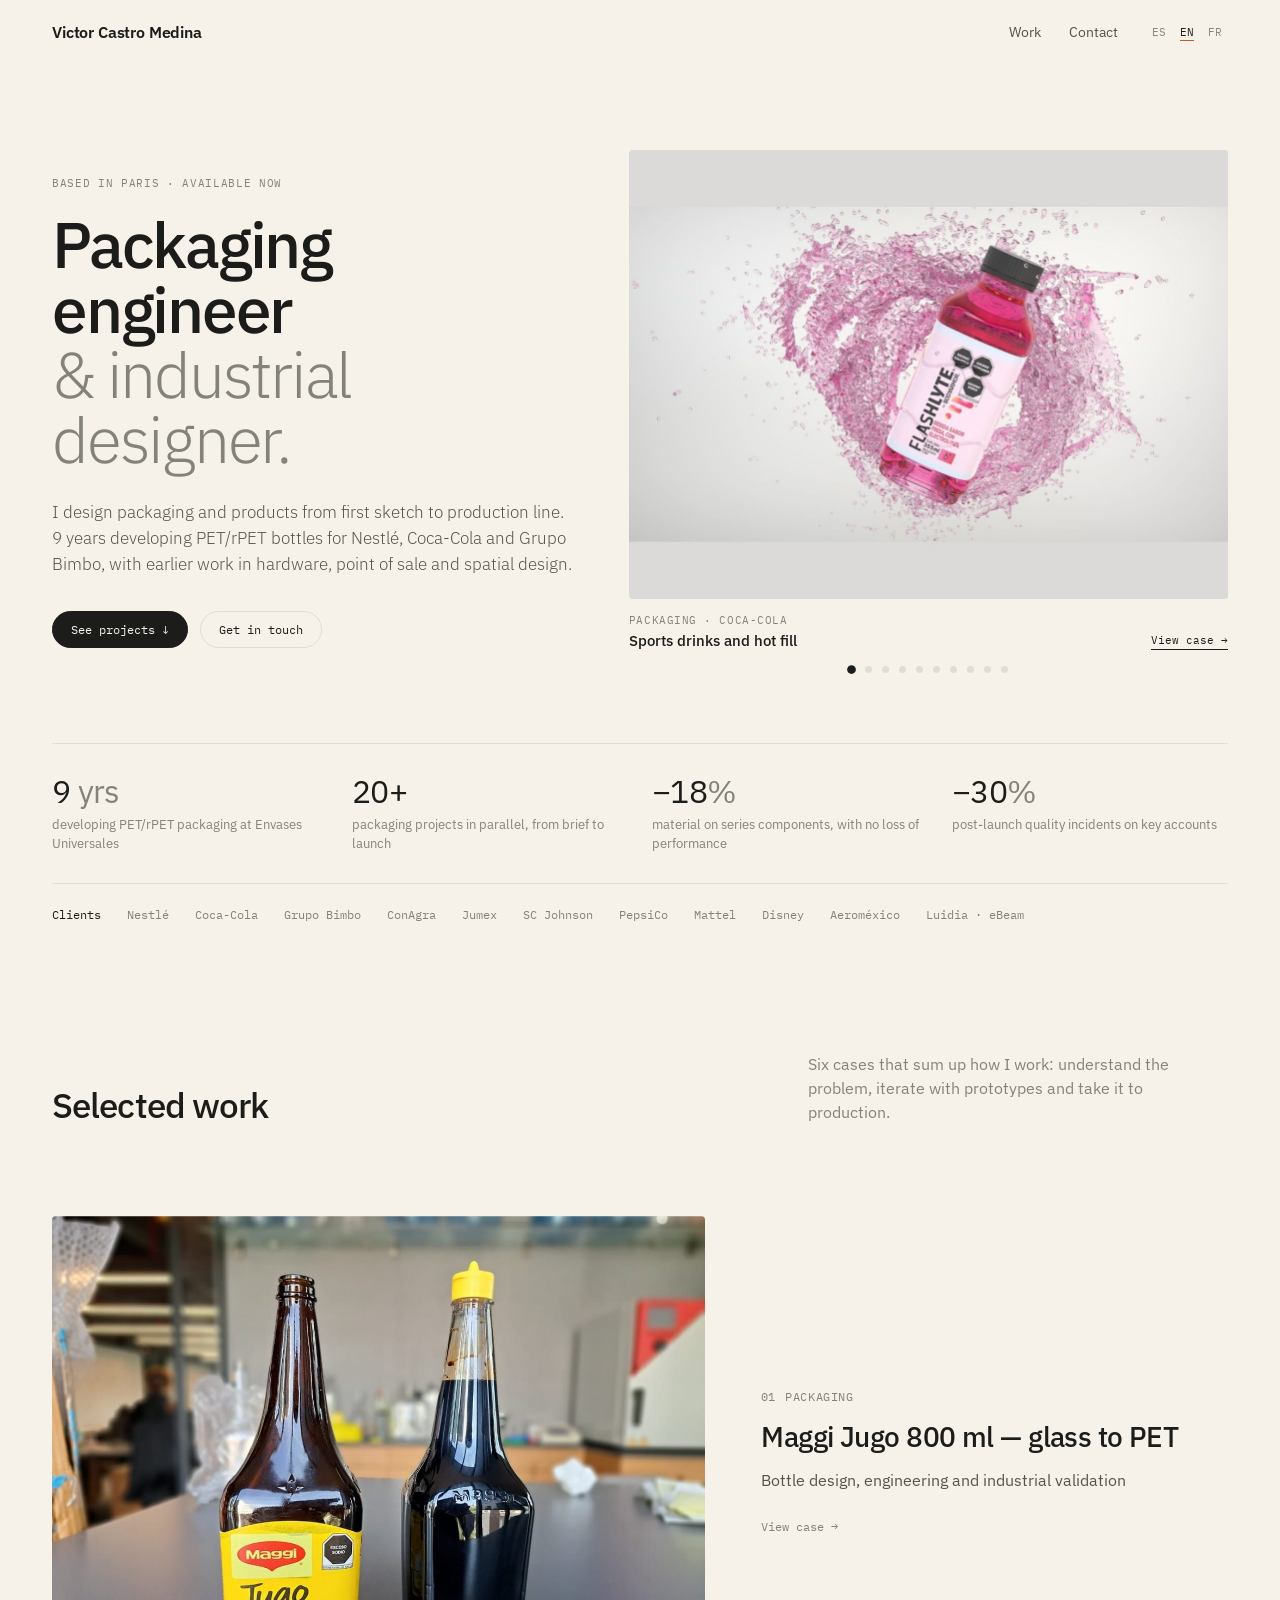
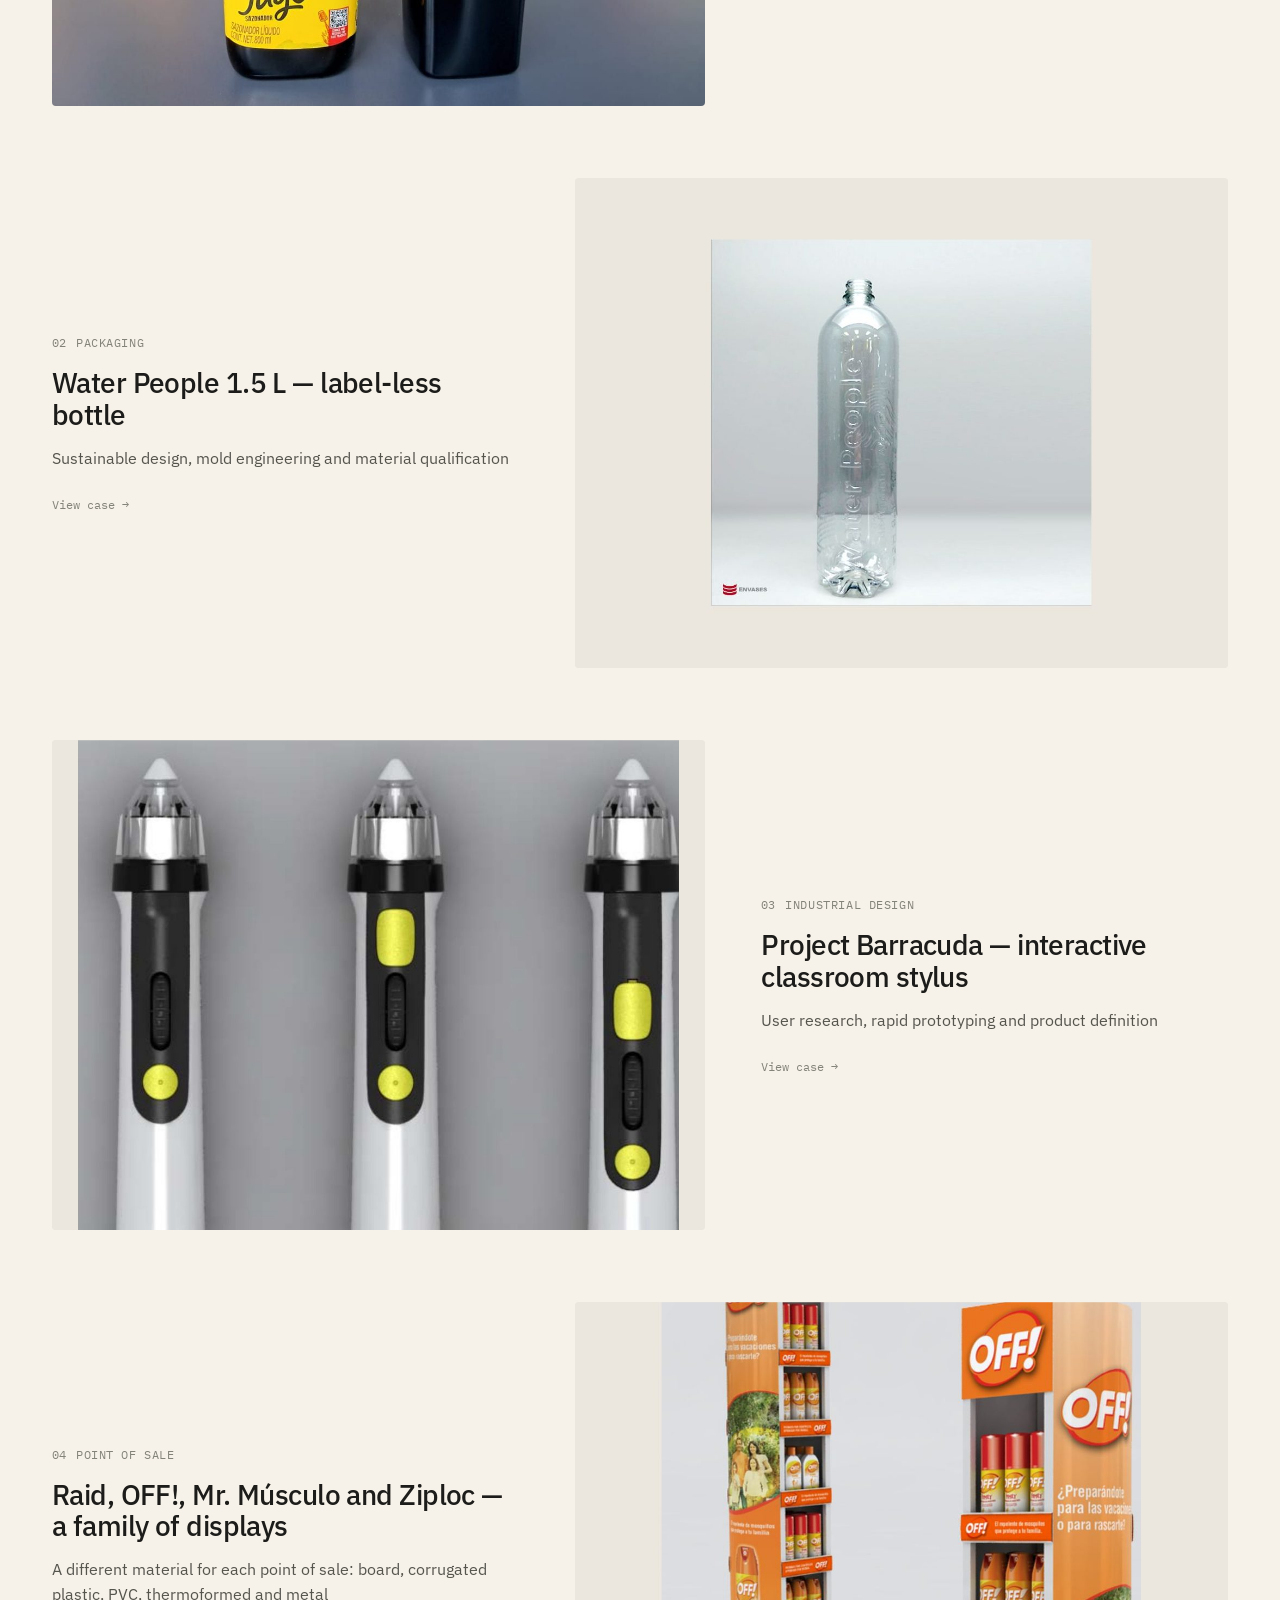
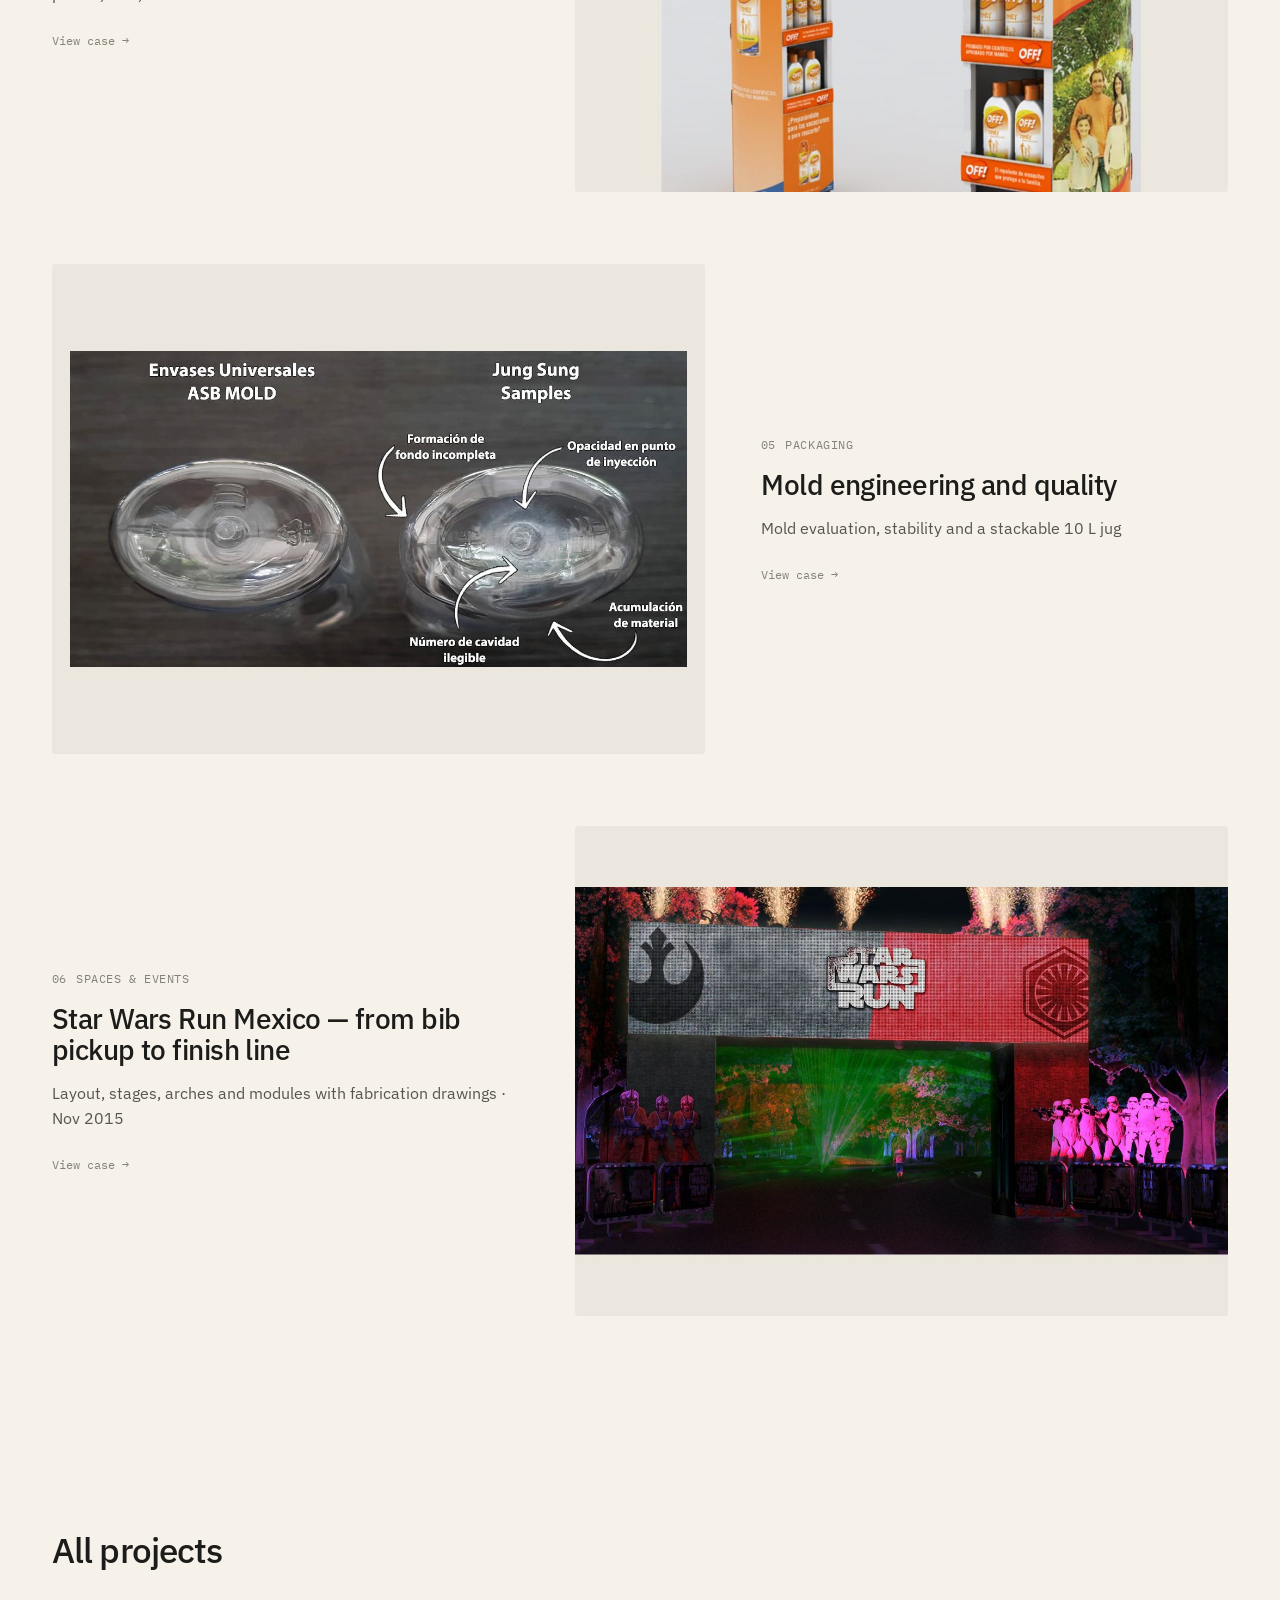
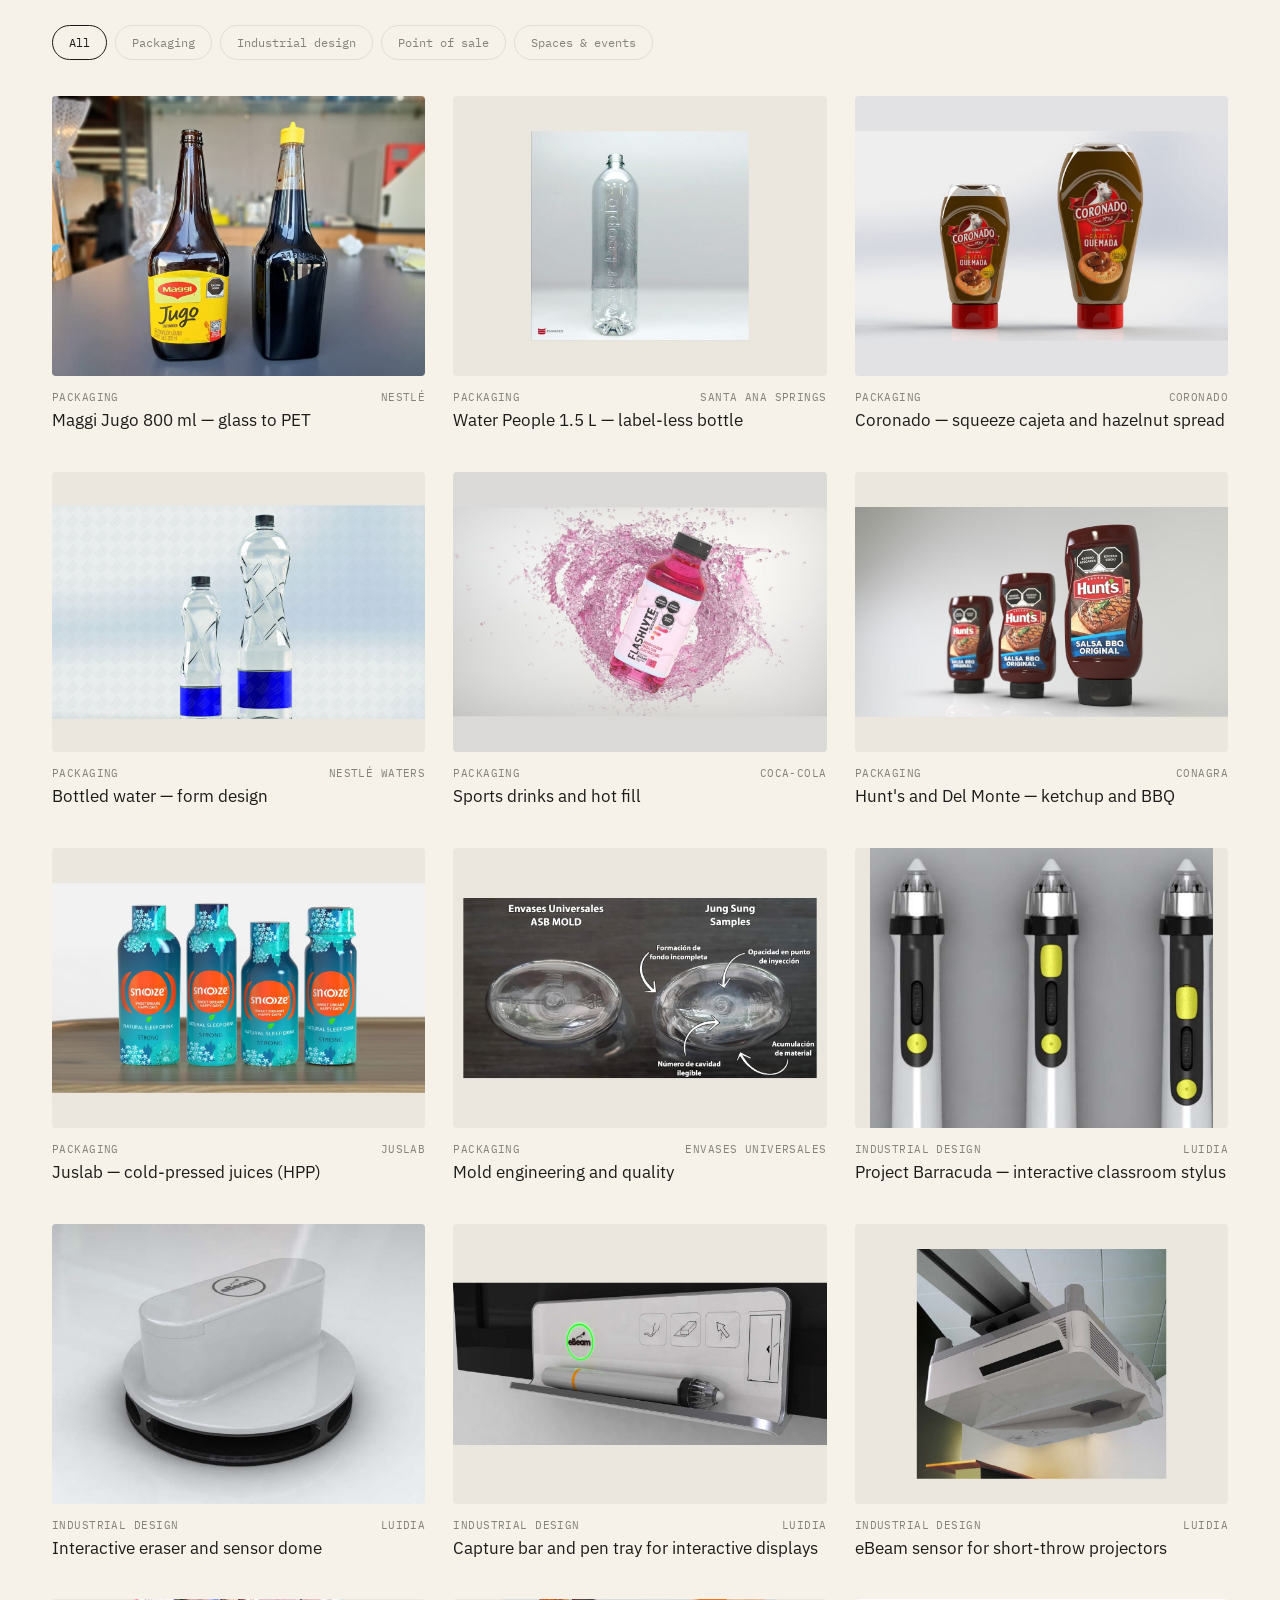
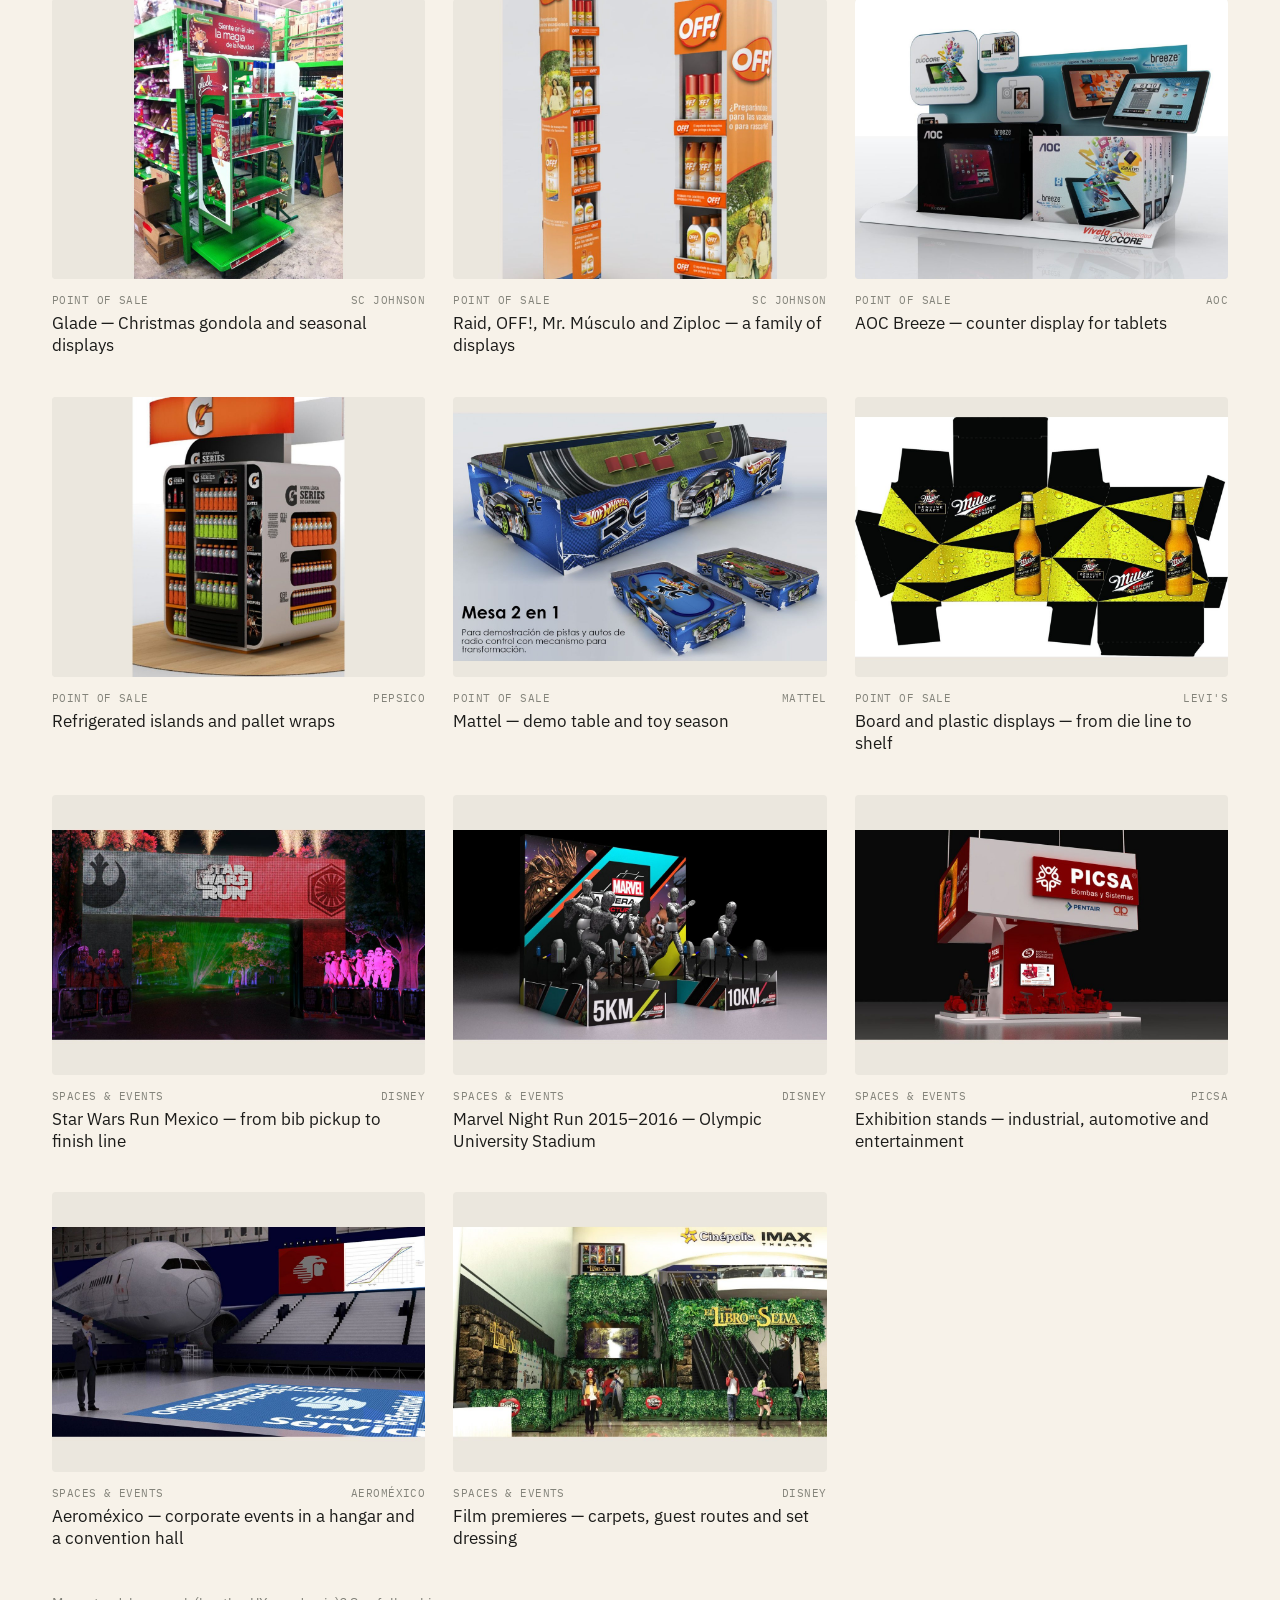
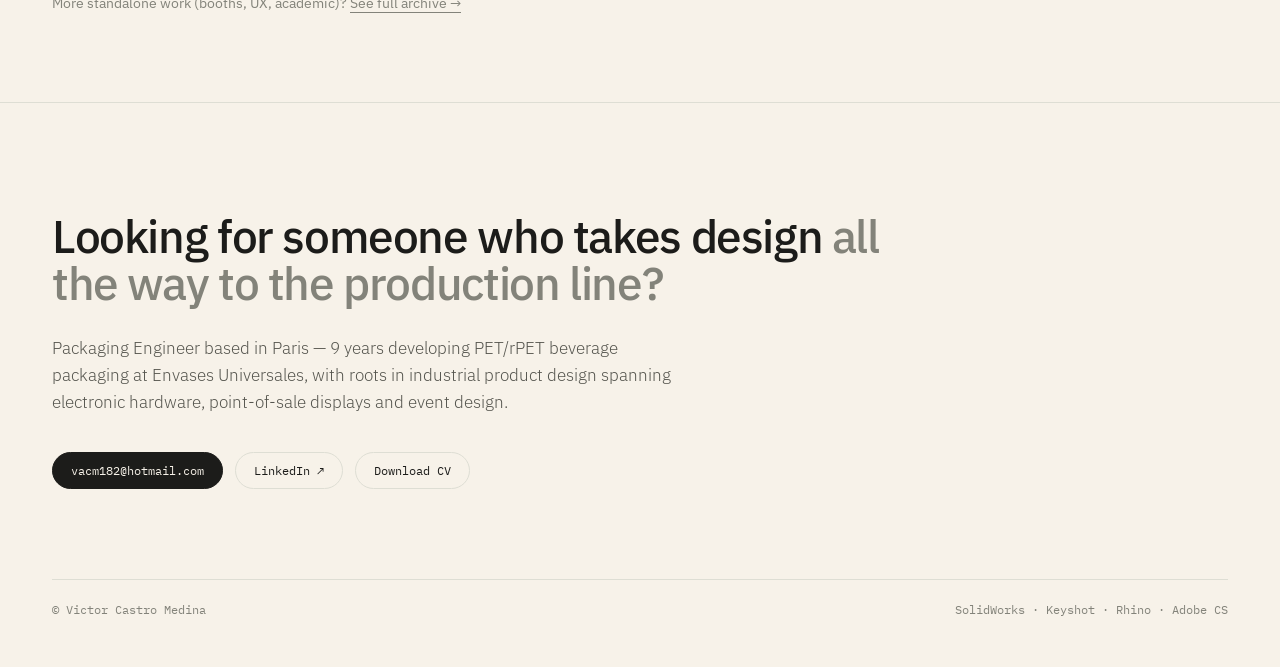
<file: minimal.html>
<!DOCTYPE html>
<html lang="es">
<head>
<meta charset="UTF-8">
<meta name="viewport" content="width=device-width, initial-scale=1.0">
<title>Victor Castro Medina — Packaging & Industrial Design</title>
<meta name="description" content="Victor Castro Medina — Packaging Engineer & Industrial Designer based in Paris. PET/rPET packaging, hardware, point-of-sale and spatial design.">
<link rel="preconnect" href="https://fonts.googleapis.com">
<link rel="preconnect" href="https://fonts.gstatic.com" crossorigin>
<link href="https://fonts.googleapis.com/css2?family=IBM+Plex+Mono:wght@400;500&family=IBM+Plex+Sans:wght@300;400;500;600;700&display=swap" rel="stylesheet">
<style>
:root{
  --paper:#F7F2E9; --ink:#1C1C1A; --dark:#141413; --dark2:#1F1F1C;
  --steel:#83837A; --line:#DEDED4; --line-d:#34342F; --signal:#C85A28; --signal-l:#E07A48;
}
*{box-sizing:border-box;margin:0;padding:0}
html{scroll-behavior:smooth}
body{background:var(--paper);color:var(--ink);font-family:'IBM Plex Sans',-apple-system,'Segoe UI',sans-serif;-webkit-font-smoothing:antialiased;overflow-x:hidden}
a{color:inherit;text-decoration:none}
img{display:block;max-width:100%}
.mono{font-family:'IBM Plex Mono',monospace}
.wrap{max-width:1240px;margin:0 auto;padding:0 32px}

/* nav */
nav.top{position:fixed;inset:0 0 auto 0;z-index:50;transition:background .3s,border-color .3s;border-bottom:1px solid transparent}
nav.top.solid{background:rgba(20,20,19,.92);backdrop-filter:blur(8px);border-color:var(--line-d)}
nav.top .wrap{display:flex;align-items:center;justify-content:space-between;height:64px;color:#EDEAE2}
nav.top .brand{font-weight:600;letter-spacing:-.01em}
nav.top .links{display:flex;gap:28px;align-items:center;font-size:.85rem}
nav.top .links a{opacity:.75}
nav.top .links a:hover{opacity:1}
.lang{display:flex;gap:2px}
.lang button{font-family:'IBM Plex Mono',monospace;font-size:.7rem;background:none;border:none;color:inherit;opacity:.5;cursor:pointer;padding:4px 6px}
.lang button.active{opacity:1;color:var(--signal-l)}
.btn{display:inline-flex;align-items:center;gap:8px;font-family:'IBM Plex Mono',monospace;font-size:.75rem;padding:11px 18px;border-radius:3px;border:1px solid currentColor;transition:background .2s,color .2s}
.btn.solid{background:var(--signal);border-color:var(--signal);color:#fff}
.btn.solid:hover{background:var(--signal-l);border-color:var(--signal-l)}
.btn.ghost:hover{background:#EDEAE2;color:var(--dark)}

/* hero */
.hero{background:var(--dark);color:#EDEAE2;padding:140px 0 72px;position:relative}
.hero-grid{display:grid;grid-template-columns:1fr 1.15fr;gap:56px;align-items:center}
.eyebrow{font-family:'IBM Plex Mono',monospace;font-size:.75rem;color:var(--signal-l);letter-spacing:.06em;text-transform:uppercase;margin-bottom:22px}
.hero h1{font-size:clamp(2.6rem,5.6vw,4.6rem);line-height:1.02;font-weight:600;letter-spacing:-.03em}
.hero h1 .thin{font-weight:300;color:#B9B6AC}
.hero .lede{font-size:1.12rem;line-height:1.55;color:#C9C6BC;max-width:540px;margin:26px 0 34px;font-weight:300}
.hero .ctas{display:flex;gap:12px;flex-wrap:wrap}
.show{position:relative;aspect-ratio:4/3;border-radius:6px;overflow:hidden;background:#222;box-shadow:0 30px 80px rgba(0,0,0,.45)}
.show .sl{position:absolute;inset:0;opacity:0;transition:opacity 1.2s ease}
.show .sl.on{opacity:1;z-index:1}
.show .sl img{width:100%;height:100%;object-fit:cover;transform:scale(1.12);transition:transform 7s linear}
.show .sl.on img{transform:scale(1)}
.show .cap{position:absolute;left:0;right:0;bottom:0;z-index:3;padding:46px 22px 18px;background:linear-gradient(transparent,rgba(0,0,0,.72));display:flex;justify-content:space-between;align-items:flex-end;gap:16px}
.show .cap .ct{font-size:1rem;font-weight:500;color:#fff;line-height:1.3;transition:opacity .4s}
.show .cap .cc{font-family:'IBM Plex Mono',monospace;font-size:.68rem;color:var(--signal-l);text-transform:uppercase;letter-spacing:.05em;margin-bottom:4px}
.show .cap .go{font-family:'IBM Plex Mono',monospace;font-size:.7rem;color:#fff;white-space:nowrap;border-bottom:1px solid #fff;padding-bottom:2px}
.show .bars{position:absolute;top:16px;left:16px;right:16px;z-index:3;display:flex;gap:6px}
.show .bars i{flex:1;height:2px;background:rgba(255,255,255,.28);border-radius:2px;overflow:hidden;cursor:pointer}
.show .bars i b{display:block;height:100%;width:0;background:#fff}
.show .bars i.done b{width:100%}
.show .bars i.run b{animation:fill var(--dur) linear forwards}
@keyframes fill{to{width:100%}}
.show:hover .bars i.run b{animation-play-state:paused}
.stats{display:grid;grid-template-columns:repeat(4,1fr);border-top:1px solid var(--line-d);margin-top:84px;padding-top:30px;gap:24px}
.stat b{display:block;font-size:2.4rem;font-weight:600;letter-spacing:-.02em;color:#fff}
.stat b em{font-style:normal;color:var(--signal-l)}
.stat span{font-size:.82rem;color:#A9A69C;line-height:1.4;display:block;margin-top:4px}
.clients{border-top:1px solid var(--line-d);margin-top:30px;padding-top:22px;display:flex;flex-wrap:wrap;gap:8px 26px;font-family:'IBM Plex Mono',monospace;font-size:.78rem;color:#8E8B82}
.clients .lbl{color:var(--signal-l)}

/* section heads */
section{padding:110px 0}
.shead{display:flex;justify-content:space-between;align-items:flex-end;margin-bottom:56px;gap:24px;flex-wrap:wrap}
.shead h2{font-size:clamp(2rem,3.6vw,2.9rem);font-weight:600;letter-spacing:-.025em;line-height:1.05}
.shead p{color:var(--steel);max-width:420px;line-height:1.5}

/* featured */
.feat{display:grid;grid-template-columns:7fr 5fr;gap:56px;align-items:center;padding:44px 0;border-top:1px solid var(--line)}
.feat:nth-child(even){grid-template-columns:5fr 7fr}
.feat:nth-child(even) .fimg{order:2}
.fimg{display:block;overflow:hidden;border-radius:4px;aspect-ratio:4/3;background:#E9E4DA}
.fimg img{width:100%;height:100%;object-fit:cover;transition:transform .7s ease}
.feat:hover .fimg img{transform:scale(1.04)}
.fnum{font-family:'IBM Plex Mono',monospace;font-size:.75rem;color:var(--signal)}
.fcat{font-family:'IBM Plex Mono',monospace;font-size:.72rem;color:var(--steel);margin-left:10px;text-transform:uppercase;letter-spacing:.05em}
.ftxt h3{font-size:clamp(1.6rem,2.6vw,2.2rem);line-height:1.12;font-weight:600;letter-spacing:-.02em;margin:16px 0 14px}
.ftxt .fsub{color:#55554E;line-height:1.55;font-size:1.02rem}
.ftxt .fbrand{font-family:'IBM Plex Mono',monospace;font-size:.75rem;color:var(--steel);margin-top:18px}
.ftxt .chips{display:flex;flex-wrap:wrap;gap:6px;margin-top:18px}
.chip{font-family:'IBM Plex Mono',monospace;font-size:.7rem;border:1px solid var(--line);border-radius:999px;padding:5px 11px;color:#55554E;background:#FBF8F2}
.more{display:inline-flex;gap:8px;margin-top:26px;font-family:'IBM Plex Mono',monospace;font-size:.78rem;border-bottom:1px solid var(--ink);padding-bottom:3px}
.feat:hover .more{color:var(--signal);border-color:var(--signal)}

/* disciplines */
.disc{background:var(--dark);color:#EDEAE2}
.disc .shead p{color:#A9A69C}
.dgrid{display:grid;grid-template-columns:repeat(4,1fr);gap:1px;background:var(--line-d);border:1px solid var(--line-d)}
.dcell{background:var(--dark);padding:30px 26px 34px;cursor:pointer;transition:background .2s}
.dcell:hover{background:var(--dark2)}
.dcell .n{font-family:'IBM Plex Mono',monospace;font-size:.72rem;color:var(--signal-l)}
.dcell h4{font-size:1.3rem;font-weight:600;margin:40px 0 10px;letter-spacing:-.01em}
.dcell p{font-size:.88rem;color:#A9A69C;line-height:1.5}
.dcell .cnt{font-family:'IBM Plex Mono',monospace;font-size:.72rem;margin-top:22px;color:#EDEAE2}

/* all work */
.pills{display:flex;flex-wrap:wrap;gap:8px;margin-bottom:36px}
.pill{font-family:'IBM Plex Mono',monospace;font-size:.75rem;padding:9px 16px;border:1px solid var(--line);border-radius:999px;background:none;color:var(--steel);cursor:pointer}
.pill:hover{border-color:var(--steel)}
.pill.active{background:var(--ink);border-color:var(--ink);color:var(--paper)}
.grid{display:grid;grid-template-columns:repeat(3,1fr);gap:40px 28px}
.card .cimg{overflow:hidden;border-radius:4px;aspect-ratio:4/3;background:#E9E4DA}
.card img{width:100%;height:100%;object-fit:cover;transition:transform .6s ease}
.card:hover img{transform:scale(1.05)}
.card .meta{display:flex;justify-content:space-between;margin-top:14px;font-family:'IBM Plex Mono',monospace;font-size:.68rem;color:var(--steel);text-transform:uppercase;letter-spacing:.04em}
.card .meta .c{color:var(--signal)}
.card h5{font-size:1.05rem;font-weight:500;line-height:1.3;margin-top:6px}
.card:hover h5{color:var(--signal)}
.note{margin-top:44px;font-size:.85rem;color:var(--steel)}
.note a{border-bottom:1px solid currentColor}

/* contact */
.contact{background:var(--dark);color:#EDEAE2;padding:110px 0 50px}
.contact h2{font-size:clamp(2.4rem,5vw,4rem);font-weight:600;letter-spacing:-.03em;line-height:1.02;max-width:900px}
.contact h2 span{color:var(--signal-l)}
.contact .bio{color:#C9C6BC;max-width:620px;line-height:1.6;margin:28px 0 36px;font-weight:300;font-size:1.05rem}
.contact .row{display:flex;gap:12px;flex-wrap:wrap}
.foot{display:flex;justify-content:space-between;border-top:1px solid var(--line-d);margin-top:90px;padding-top:22px;font-family:'IBM Plex Mono',monospace;font-size:.72rem;color:#8E8B82;flex-wrap:wrap;gap:10px}

/* reveal */
.rv{opacity:0;transform:translateY(24px);transition:opacity .8s ease,transform .8s ease}
.rv.in{opacity:1;transform:none}
.wipe{clip-path:inset(100% 0 0 0);transition:clip-path 1.1s cubic-bezier(.77,0,.18,1)}
.wipe img{transform:scale(1.25)!important;transition:transform 1.6s cubic-bezier(.2,.7,.2,1)!important}
.wipe.in{clip-path:inset(0 0 0 0)}
.wipe.in img{transform:scale(1)!important}
.feat.in:hover .fimg img{transform:scale(1.04)!important}
.card.rv{transition-delay:var(--d,0s)}
.ftxt>*{opacity:0;transform:translateY(18px);transition:opacity .7s ease,transform .7s ease}
.feat.in .ftxt>*{opacity:1;transform:none}
.feat.in .ftxt>*:nth-child(2){transition-delay:.08s}.feat.in .ftxt>*:nth-child(3){transition-delay:.16s}.feat.in .ftxt>*:nth-child(4){transition-delay:.24s}.feat.in .ftxt>*:nth-child(5){transition-delay:.32s}.feat.in .ftxt>*:nth-child(6){transition-delay:.4s}.feat.in .ftxt>*:nth-child(7){transition-delay:.48s}
@media (prefers-reduced-motion:reduce){.rv,.wipe,.wipe img,.ftxt>*,.show .sl img{transition:none!important;opacity:1!important;transform:none!important;clip-path:none!important}}

@media (max-width:900px){
  .wrap{padding:0 16px}
  nav.top .links a.hide-m{display:none}
  .hero{padding:110px 0 56px}
  .hero-grid,.feat,.feat:nth-child(even){grid-template-columns:1fr;gap:28px}
  .feat:nth-child(even) .fimg{order:0}
  
  .stats{grid-template-columns:1fr 1fr;margin-top:50px}
  .dgrid{grid-template-columns:1fr 1fr}
  .grid{grid-template-columns:1fr 1fr;gap:28px 16px}
  section{padding:76px 0}
}
@media (max-width:560px){
  .grid,.dgrid{grid-template-columns:1fr}
  .stat b{font-size:2rem}
}

/* ===== minimal overrides ===== */
nav.top,nav.top.solid{background:rgba(247,242,233,.94);backdrop-filter:blur(8px);border-bottom:1px solid transparent}
nav.top.solid{border-color:var(--line)}
nav.top .wrap{color:var(--ink)}
.lang button.active{color:var(--ink);text-decoration:underline;text-underline-offset:4px;text-decoration-color:var(--signal)}
.hero{background:var(--paper);color:var(--ink);padding:150px 0 40px}
.eyebrow{color:var(--steel);font-size:.7rem}
.hero h1{font-weight:500;font-size:clamp(2.4rem,5vw,4rem);letter-spacing:-.035em}
.hero h1 .thin{color:var(--steel);font-weight:300}
.hero .lede{color:#55554E;font-size:1.05rem}
.btn{border-radius:999px;padding:10px 18px}
.btn.solid{background:var(--ink);border-color:var(--ink);color:var(--paper)}
.btn.solid:hover{background:var(--signal);border-color:var(--signal)}
.btn.ghost{color:var(--ink);border-color:var(--line)}
.btn.ghost:hover{background:none;color:var(--ink);border-color:var(--ink)}
.show{box-shadow:none;border-radius:4px;background:#E9E4DA;overflow:visible;aspect-ratio:auto}
.show .stage{position:relative;aspect-ratio:4/3;overflow:hidden;border-radius:4px}
.show .cap{position:static;background:none;padding:14px 0 0;color:var(--ink)}
.show .cap .ct{color:var(--ink);font-size:.92rem}
.show .cap .cc{color:var(--steel)}
.show .cap .go{color:var(--ink);border-color:var(--ink)}
.show .bars{position:static;margin-top:14px;padding:0}
.show .bars i{background:var(--line)}
.show .bars i b{background:var(--ink)}
.show{background:none}
.stats{border-top:1px solid var(--line);margin-top:70px;padding-top:26px}
.stat b{color:var(--ink);font-weight:400;font-size:2rem}
.stat b em{color:var(--steel)}
.stat span{color:var(--steel)}
.clients{border-top:1px solid var(--line);color:var(--steel)}
.clients .lbl{color:var(--ink)}
section{padding:90px 0}
.shead h2{font-weight:500;font-size:clamp(1.6rem,2.8vw,2.2rem)}
.feat{border-top:none;padding:36px 0}
.ftxt .chips,.ftxt .fbrand{display:none}
.ftxt h3{font-weight:500;font-size:clamp(1.4rem,2.2vw,1.85rem)}
.fnum{color:var(--steel)}
.more{border-bottom:none;color:var(--steel)}
.feat:hover .more{color:var(--ink)}
.disc{display:none}
.pill.active{background:none;color:var(--ink);border-color:var(--ink)}
.card .meta .c{color:var(--steel)}
.card:hover h5{color:var(--ink);text-decoration:underline;text-underline-offset:4px}
.card h5{font-weight:400}
.contact{background:var(--paper);color:var(--ink);border-top:1px solid var(--line)}
.contact h2{font-weight:500;font-size:clamp(1.8rem,3.6vw,3rem)}
.contact h2 span{color:var(--steel)}
.contact .bio{color:#55554E}
.foot{border-top:1px solid var(--line);color:var(--steel)}

.show .bars{display:none}
.show{display:flex;flex-direction:column}
.show .dots{order:3;justify-content:flex-start}
.show .dots{display:flex;gap:10px;justify-content:center;margin-top:16px}
.show .dots button{width:7px;height:7px;border-radius:50%;border:none;padding:0;background:var(--line);cursor:pointer;transition:background .3s,transform .3s}
.show .dots button:hover{background:var(--steel)}
.show .dots button.on{background:var(--ink);transform:scale(1.25)}
.show .stage,.fimg,.card .cimg{background:#ECE7DE}
</style>
</head>
<body>

<nav class="top" id="nav">
  <div class="wrap">
    <a class="brand" href="#top">Victor Castro Medina</a>
    <div class="links">
      <a class="hide-m" href="#work" data-u="nav_work">Proyectos</a>
      <a class="hide-m" href="#contact" data-u="nav_contact">Contacto</a>
      <div class="lang"><button data-lang="es">ES</button><button data-lang="en">EN</button><button data-lang="fr">FR</button></div>
    </div>
  </div>
</nav>

<header class="hero" id="top">
  <div class="wrap">
    <div class="hero-grid">
      <div>
        <p class="eyebrow" data-u="eyebrow">Paris · disponible</p>
        <h1><span data-u="h1a">Ingeniero de empaque</span><br><span class="thin" data-u="h1b">y diseñador industrial.</span></h1>
        <p class="lede" data-u="lede"></p>
        <div class="ctas">
          <a class="btn solid" href="#featured" data-u="cta1">Ver proyectos ↓</a>
          <a class="btn ghost" href="mailto:vacm182@hotmail.com" data-u="cta2">Contactar</a>
        </div>
      </div>
      <div class="show" id="show"></div>
    </div>
    <div class="stats">
      <div class="stat"><b>9 <em data-u="yrs">años</em></b><span data-u="s1"></span></div>
      <div class="stat"><b>20+</b><span data-u="s2"></span></div>
      <div class="stat"><b>−18<em>%</em></b><span data-u="s3"></span></div>
      <div class="stat"><b>−30<em>%</em></b><span data-u="s4"></span></div>
    </div>
    <div class="clients"><span class="lbl" data-u="clients">Clientes</span><span>Nestlé</span><span>Coca-Cola</span><span>Grupo Bimbo</span><span>ConAgra</span><span>Jumex</span><span>SC Johnson</span><span>PepsiCo</span><span>Mattel</span><span>Disney</span><span>Aeroméxico</span><span>Luidia · eBeam</span></div>
  </div>
</header>

<section id="featured">
  <div class="wrap">
    <div class="shead rv"><h2 data-u="feat_h">Proyectos destacados</h2><p data-u="feat_p"></p></div>
    <div id="feats"></div>
  </div>
</section>

<section class="disc">
  <div class="wrap">
    <div class="shead rv"><h2 data-u="disc_h">Cuatro disciplinas, un mismo método</h2><p data-u="disc_p"></p></div>
    <div class="dgrid rv" id="dgrid"></div>
  </div>
</section>

<section id="work">
  <div class="wrap">
    <div class="shead rv"><h2 data-u="all_h">Todos los proyectos</h2></div>
    <div class="pills" id="pills"></div>
    <div class="grid" id="grid"></div>
    <p class="note"><span data-u="note">¿Más trabajo suelto (stands, UX, escolares)?</span> <a href="archivo.html" data-u="note_a">Ver archivo completo →</a></p>
  </div>
</section>

<section class="contact" id="contact">
  <div class="wrap">
    <h2 data-u="ct_h"></h2>
    <p class="bio" data-t="bio"></p>
    <div class="row">
      <a class="btn solid" href="mailto:vacm182@hotmail.com">vacm182@hotmail.com</a>
      <a class="btn ghost" href="https://www.linkedin.com/in/victor-a-castro-medina" target="_blank" rel="noopener">LinkedIn ↗</a>
      <a class="btn ghost" href="#" data-u="cv">Descargar CV</a>
    </div>
    <div class="foot"><span>© Victor Castro Medina</span><span>SolidWorks · Keyshot · Rhino · Adobe CS</span></div>
  </div>
</section>

<script src="cases.js"></script>
<script>
var U = {
  nav_work:{es:"Proyectos",en:"Work",fr:"Projets"},
  nav_contact:{es:"Contacto",en:"Contact",fr:"Contact"},
  eyebrow:{es:"Basado en París · disponible de inmediato",en:"Based in Paris · available now",fr:"Basé à Paris · disponible immédiatement"},
  h1a:{es:"Ingeniero de empaque",en:"Packaging engineer",fr:"Ingénieur packaging"},
  h1b:{es:"y diseñador industrial.",en:"& industrial designer.",fr:"et designer industriel."},
  lede:{es:"Diseño envases y productos desde el boceto hasta la línea de producción. 9 años desarrollando botellas PET/rPET para Nestlé, Coca-Cola y Grupo Bimbo, con experiencia previa en hardware, punto de venta y espacios.",
        en:"I design packaging and products from first sketch to production line. 9 years developing PET/rPET bottles for Nestlé, Coca-Cola and Grupo Bimbo, with earlier work in hardware, point of sale and spatial design.",
        fr:"Je conçois emballages et produits du premier croquis à la ligne de production. 9 ans de développement de bouteilles PET/rPET pour Nestlé, Coca-Cola et Grupo Bimbo, et une expérience en hardware, PLV et design d'espaces."},
  cta1:{es:"Ver proyectos ↓",en:"See projects ↓",fr:"Voir les projets ↓"},
  cta2:{es:"Contactar",en:"Get in touch",fr:"Me contacter"},
  yrs:{es:"años",en:"yrs",fr:"ans"},
  s1:{es:"desarrollando envases PET/rPET en Envases Universales",en:"developing PET/rPET packaging at Envases Universales",fr:"de développement d'emballages PET/rPET chez Envases Universales"},
  s2:{es:"proyectos de empaque en paralelo, del brief al lanzamiento",en:"packaging projects in parallel, from brief to launch",fr:"projets packaging en parallèle, du brief au lancement"},
  s3:{es:"de material en componentes en serie, sin perder desempeño",en:"material on series components, with no loss of performance",fr:"de matière sur des composants en série, sans perte de performance"},
  s4:{es:"de incidentes de calidad post-lanzamiento en cuentas clave",en:"post-launch quality incidents on key accounts",fr:"d'incidents qualité après lancement sur les comptes clés"},
  clients:{es:"Clientes",en:"Clients",fr:"Clients"},
  feat_h:{es:"Proyectos destacados",en:"Selected work",fr:"Projets phares"},
  feat_p:{es:"Seis casos que resumen cómo trabajo: entender el problema, iterar con prototipos y llevarlo a producción.",en:"Six cases that sum up how I work: understand the problem, iterate with prototypes and take it to production.",fr:"Six projets qui résument ma façon de travailler : comprendre le problème, itérer par prototypes et industrialiser."},
  disc_h:{es:"Cuatro disciplinas, un mismo método",en:"Four disciplines, one method",fr:"Quatre disciplines, une même méthode"},
  disc_p:{es:"Del envase al espacio: diseño pensado para fabricarse, montarse y funcionar en el mundo real.",en:"From pack to space: design made to be manufactured, assembled and used in the real world.",fr:"De l'emballage à l'espace : un design pensé pour être fabriqué, monté et utilisé dans le monde réel."},
  all_h:{es:"Todos los proyectos",en:"All projects",fr:"Tous les projets"},
  note:{es:"¿Más trabajo suelto (stands, UX, escolares)?",en:"More standalone work (booths, UX, academic)?",fr:"Plus de travaux (stands, UX, académique) ?"},
  note_a:{es:"Ver archivo completo →",en:"See full archive →",fr:"Voir l'archive complète →"},
  ct_h:{es:"¿Buscas a alguien que lleve el diseño <span>hasta la línea de producción?</span>",en:"Looking for someone who takes design <span>all the way to the production line?</span>",fr:"Vous cherchez quelqu'un qui mène le design <span>jusqu'à la ligne de production ?</span>"},
  cv:{es:"Descargar CV",en:"Download CV",fr:"Télécharger le CV"},
  view:{es:"Ver caso",en:"View case",fr:"Voir le projet"}
};
var CAT = {
  packaging:{es:"Packaging",en:"Packaging",fr:"Emballage"},
  hardware:{es:"Diseño industrial",en:"Industrial design",fr:"Design industriel"},
  pos:{es:"Punto de venta",en:"Point of sale",fr:"PLV"},
  eventos:{es:"Espacios y eventos",en:"Spaces & events",fr:"Espaces et événements"}
};
var DISC = [
  {k:"packaging",d:{es:"Botellas PET/rPET, aligeramiento, hot fill, HPP, ingeniería de molde y validación en línea.",en:"PET/rPET bottles, lightweighting, hot fill, HPP, mould engineering and line validation.",fr:"Bouteilles PET/rPET, allègement, hot fill, HPP, ingénierie moule et validation en ligne."}},
  {k:"hardware",d:{es:"Producto electrónico en Silicon Valley: investigación con usuarios, prototipos y accesorios.",en:"Electronic products in Silicon Valley: user research, prototypes and accessories.",fr:"Produits électroniques dans la Silicon Valley : recherche utilisateurs, prototypes et accessoires."}},
  {k:"pos",d:{es:"Exhibidores en cartón, coroplast, PVC, termoformado y metal, del suaje al anaquel.",en:"Displays in board, corrugated plastic, PVC, thermoformed parts and metal, from die line to shelf.",fr:"Présentoirs en carton, plastique alvéolaire, PVC, thermoformage et métal, de la découpe au linéaire."}},
  {k:"eventos",d:{es:"Layouts, escenarios y stands modulares con planos de fabricación y montaje.",en:"Layouts, stages and modular booths with fabrication and assembly drawings.",fr:"Implantations, scènes et stands modulaires avec plans de fabrication et de montage."}}
];
var FEATURED = [
  {s:"maggi", chips:["Vidrio → PET","800 ml · 37 g","Validación en planta"]},
  {s:"waterpeople", chips:["Sin etiqueta","Ingeniería de molde","1.5 L"]},
  {s:"barracuda", chips:["17 usuarios en pruebas","Prototipado rápido","Silicon Valley"]},
  {s:"scjohnson", chips:["15+ exhibidores","5 materiales","Producción en volumen"]},
  {s:"molde", chips:["Análisis de moldes","Estabilidad","Bidón 10 L apilable"]},
  {s:"starwars", chips:["56 módulos","Planos de fabricación","Guía de montaje"]}
];
var CHIPS_T = {"Vidrio → PET":{en:"Glass → PET",fr:"Verre → PET"},"Validación en planta":{en:"Plant validation",fr:"Validation en usine"},"Sin etiqueta":{en:"Label-free",fr:"Sans étiquette"},"Ingeniería de molde":{en:"Mould engineering",fr:"Ingénierie moule"},"17 usuarios en pruebas":{en:"17 test users",fr:"17 testeurs"},"Prototipado rápido":{en:"Rapid prototyping",fr:"Prototypage rapide"},"15+ exhibidores":{en:"15+ displays",fr:"15+ présentoirs"},"5 materiales":{en:"5 materials",fr:"5 matériaux"},"Producción en volumen":{en:"Volume production",fr:"Production en volume"},"Análisis de moldes":{en:"Mould analysis",fr:"Analyse de moules"},"Estabilidad":{en:"Stability",fr:"Stabilité"},"Bidón 10 L apilable":{en:"Stackable 10 L jug",fr:"Bidon 10 L empilable"},"56 módulos":{en:"56 modules",fr:"56 modules"},"Planos de fabricación":{en:"Fabrication drawings",fr:"Plans de fabrication"},"Guía de montaje":{en:"Assembly guide",fr:"Guide de montage"}};
var SLIDES = ["deportivas","maggi","barracuda","glade","starwars","coronado","aoc","juslab","waterpeople","stands"];
var DUR = 4500, si = 0, timer = null, paused = false;
function restart(){ clearInterval(timer); timer=setInterval(function(){ if(!paused && !document.hidden) go(si+1); }, DUR); }
var ORDER = ["packaging","hardware","pos","eventos"];
var CM = {}; CASES.forEach(function(c){ CM[c.slug]=c; c.cat=c.cat||"packaging"; });
var cur = "todo", L = "es";
function cover(s){ return "images/covers/"+s+".jpg"; }
function href(s){ return "caso.html?c="+s+"&lang="+L; }
function tchip(x){ return (L!=="es" && CHIPS_T[x]) ? CHIPS_T[x][L] : x; }

function render(){
  document.getElementById("feats").innerHTML = FEATURED.map(function(f,i){
    var c=CM[f.s], t=c[L];
    return '<a class="feat rv" href="'+href(f.s)+'"><div class="fimg wipe"><img src="'+cover(f.s)+'" alt="'+t.title+'" loading="lazy"></div>'+
      '<div class="ftxt"><span class="fnum">0'+(i+1)+'</span><span class="fcat">'+CAT[c.cat][L]+'</span><h3>'+t.title+'</h3><p class="fsub">'+t.sub+'</p>'+
      '<div class="chips">'+f.chips.map(function(x){return '<span class="chip">'+tchip(x)+'</span>';}).join("")+'</div>'+
      '<p class="fbrand">'+c.brand+'</p><span class="more">'+U.view[L]+' →</span></div></a>'; }).join("");
  document.getElementById("dgrid").innerHTML = DISC.map(function(d,i){
    var n=CASES.filter(function(c){return c.cat===d.k;}).length;
    return '<div class="dcell" data-k="'+d.k+'"><span class="n">0'+(i+1)+'</span><h4>'+CAT[d.k][L]+'</h4><p>'+d.d[L]+'</p><p class="cnt">'+n+' '+(L==="en"?"case studies":L==="fr"?"études de cas":"casos")+' →</p></div>'; }).join("");
  var pills=[["todo",{es:"Todo",en:"All",fr:"Tout"}]].concat(ORDER.map(function(k){return [k,CAT[k]];}));
  document.getElementById("pills").innerHTML = pills.map(function(p){
    return '<button class="pill'+(p[0]===cur?' active':'')+'" data-k="'+p[0]+'">'+p[1][L]+'</button>'; }).join("");
  var list = CASES.slice().sort(function(a,b){return ORDER.indexOf(a.cat)-ORDER.indexOf(b.cat);})
    .filter(function(c){return cur==="todo"||c.cat===cur;});
  document.getElementById("grid").innerHTML = list.map(function(c){
    return '<a class="card rv" style="--d:'+((list.indexOf(c)%3)*0.1)+'s" href="'+href(c.slug)+'"><div class="cimg"><img src="'+cover(c.slug)+'" alt="'+c[L].title+'" loading="lazy"></div>'+
      '<div class="meta"><span class="c">'+CAT[c.cat][L]+'</span><span>'+c.brand.split(" · ")[0]+'</span></div><h5>'+c[L].title+'</h5></a>'; }).join("");
  document.querySelectorAll("#pills .pill").forEach(function(b){ b.onclick=function(){ cur=b.dataset.k; render(); }; });
  document.querySelectorAll(".dcell").forEach(function(d){ d.onclick=function(){ cur=d.dataset.k; render(); document.getElementById("work").scrollIntoView(); }; });
  observe();
}
window.onLang = function(l){
  L=l;
  document.querySelectorAll("[data-u]").forEach(function(el){ var k=el.getAttribute("data-u"); if(U[k]) el.innerHTML=U[k][l]; });
  buildShow();
  render();
};
function buildShow(){
  var el=document.getElementById("show");
  el.style.setProperty("--dur",DUR+"ms");
  el.innerHTML = '<div class="stage">'+SLIDES.map(function(s,i){ return '<a class="sl'+(i===si?' on':'')+'" href="'+href(s)+'"><img src="'+cover(s)+'" alt="'+CM[s][L].title+'"'+(i>1?' loading="lazy"':'')+'></a>'; }).join("")+'</div>'+
    '<div class="dots">'+SLIDES.map(function(s,i){return '<button data-i="'+i+'" aria-label="'+(i+1)+'"></button>';}).join("")+'</div>'+
    '<div class="cap"><div><div class="cc" id="scc"></div><div class="ct" id="sct"></div></div><span class="go">'+U.view[L]+' →</span></div>';
  el.querySelectorAll(".dots button").forEach(function(b){ b.onclick=function(e){ e.preventDefault(); go(+b.dataset.i); restart(); }; });
  el.onmouseenter=function(){ paused=true; }; el.onmouseleave=function(){ paused=false; };
  restart();
  el.querySelector(".cap .go").onclick=function(){ location.href=href(SLIDES[si]); };
  go(si);
}
function go(n){
  var el=document.getElementById("show"); si=(n+SLIDES.length)%SLIDES.length;
  el.querySelectorAll(".sl").forEach(function(x,i){ x.classList.toggle("on",i===si); });
  el.querySelectorAll(".dots button").forEach(function(b,i){ b.classList.toggle("on",i===si); });
  var c=CM[SLIDES[si]]; document.getElementById("scc").textContent=CAT[c.cat][L]+" · "+c.brand.split(" · ")[0]; document.getElementById("sct").textContent=c[L].title;
var bar=el.querySelector(".bars i.run b"); if(bar){ bar.onanimationend=function(){ go(si+1); }; }
}
function observe(){
  var io=new IntersectionObserver(function(es){ es.forEach(function(e){ if(e.isIntersecting){ e.target.classList.add("in"); var w=e.target.querySelector(".wipe"); if(w) w.classList.add("in"); io.unobserve(e.target);} }); },{threshold:.12});
  document.querySelectorAll(".rv:not(.in)").forEach(function(el){ io.observe(el); });
}
var nav=document.getElementById("nav");
window.addEventListener("scroll",function(){ nav.classList.toggle("solid", window.scrollY>40); });
</script>
<script src="i18n.js"></script>
</body>
</html>
</file>
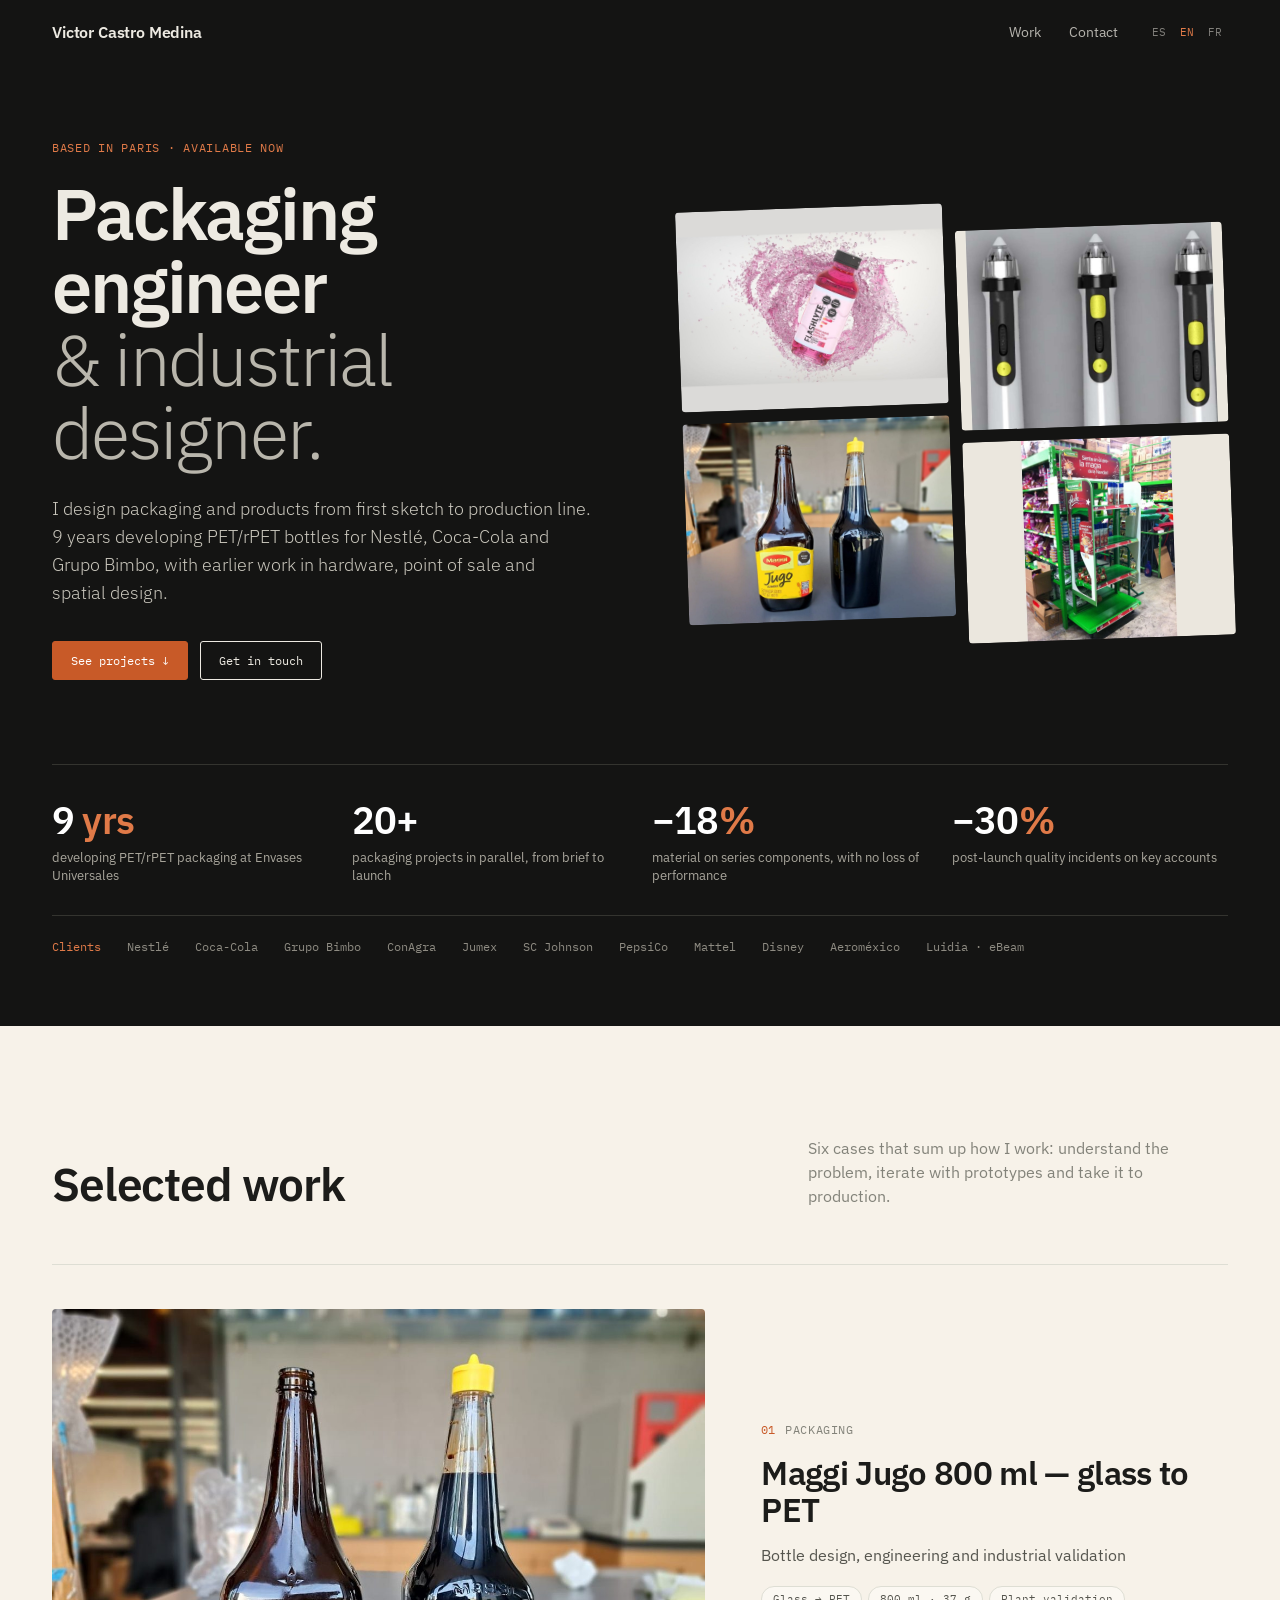
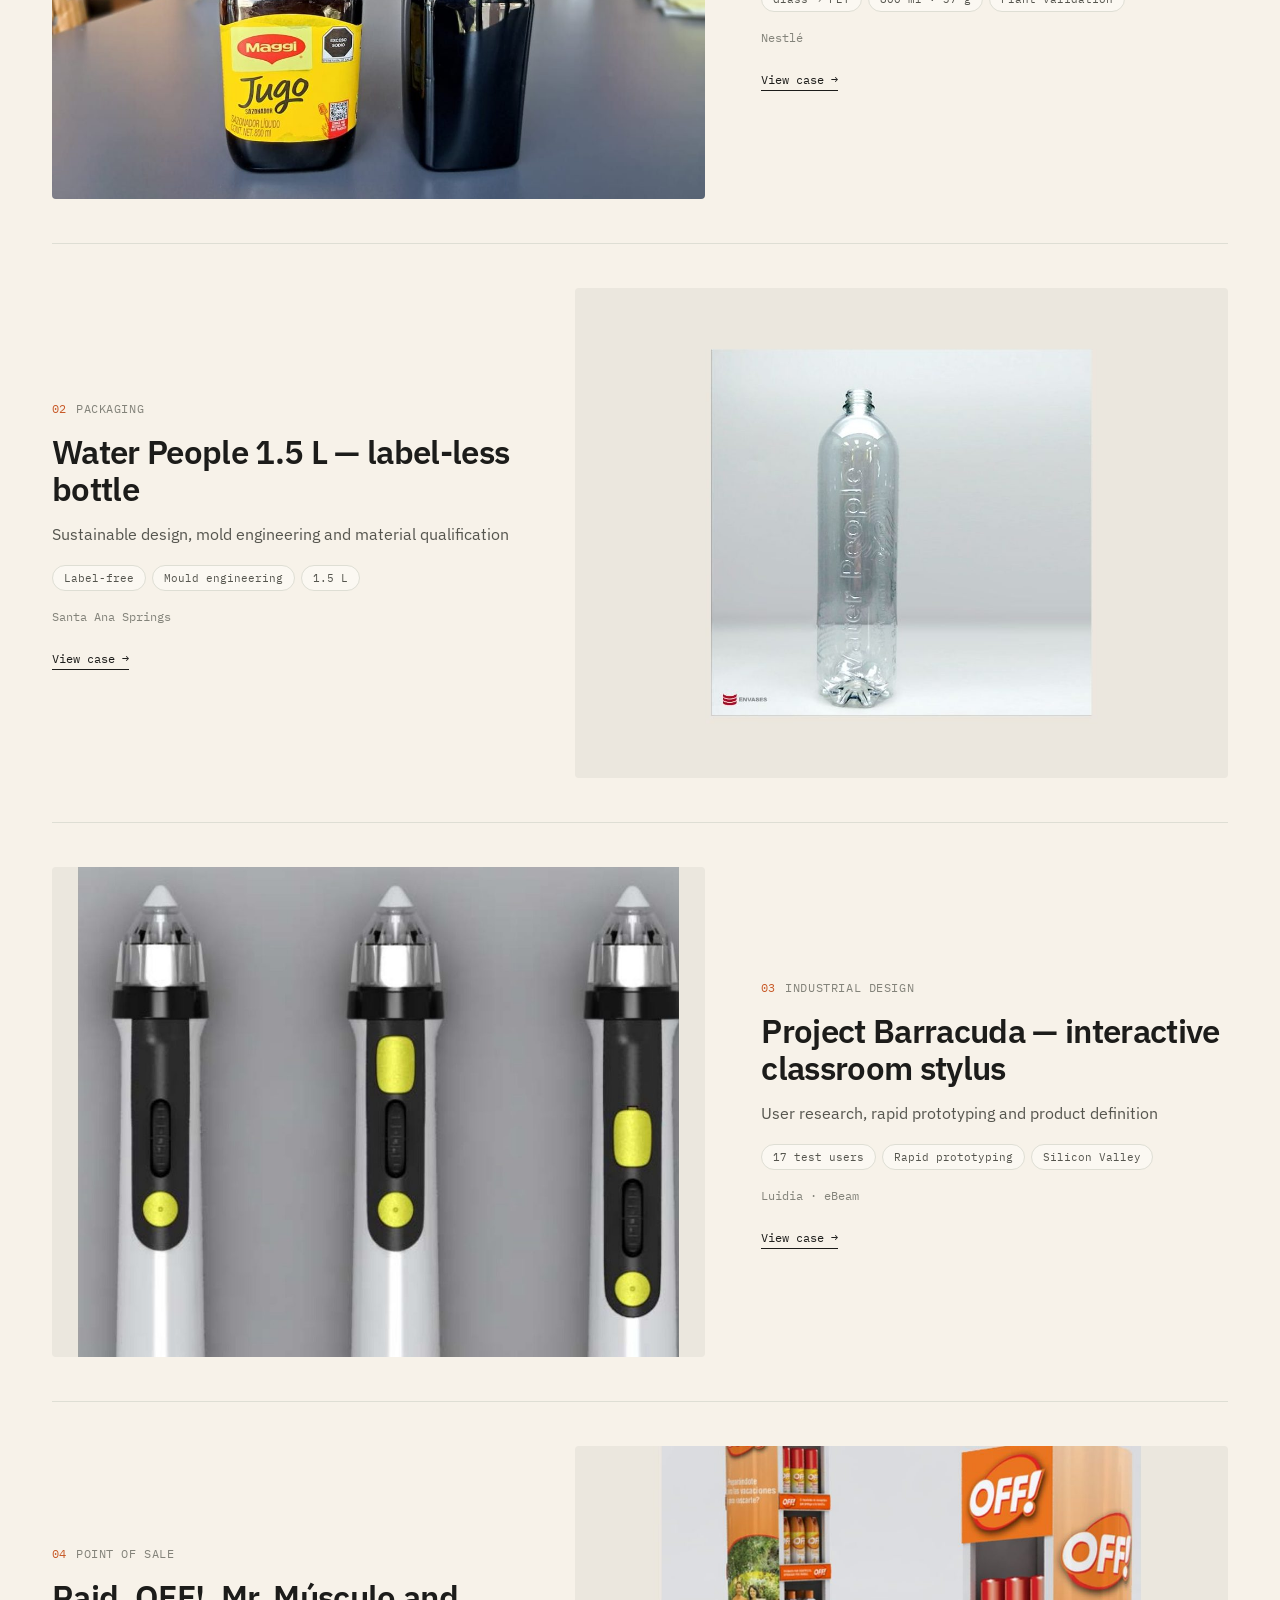
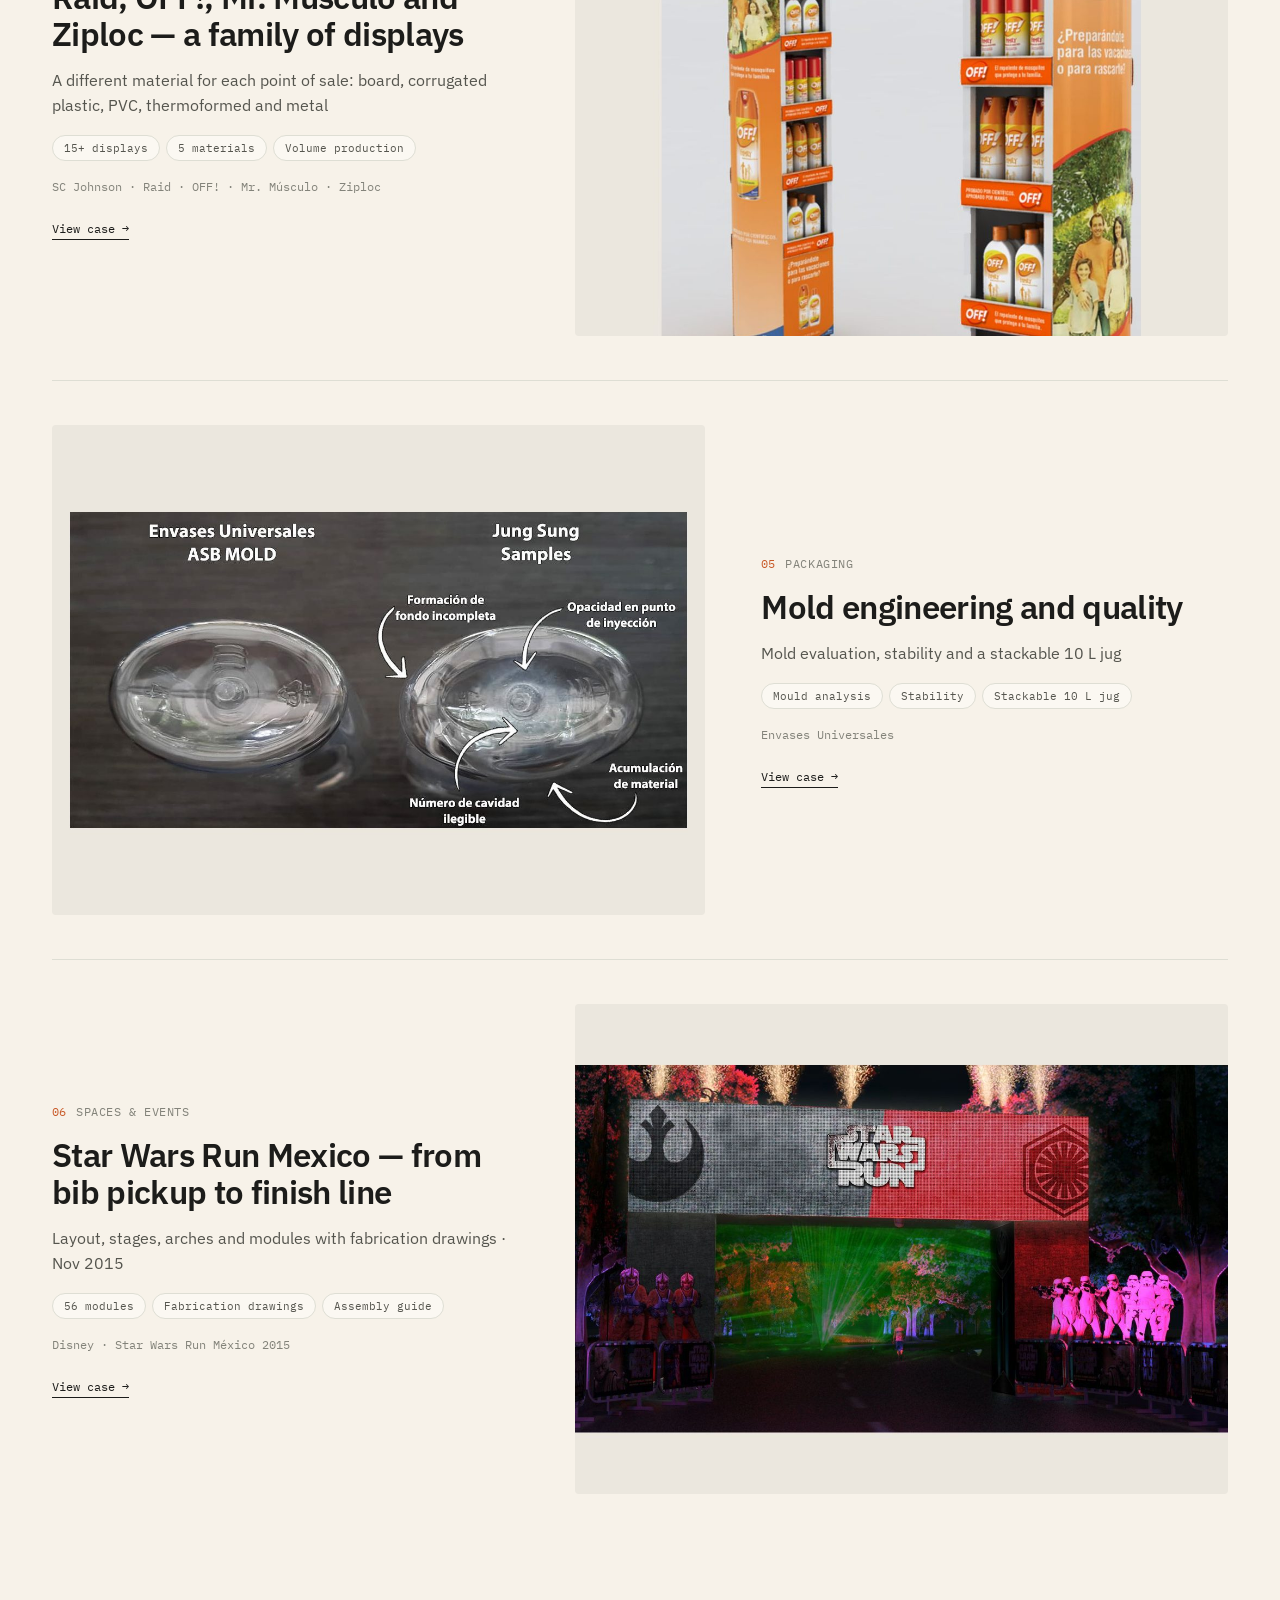
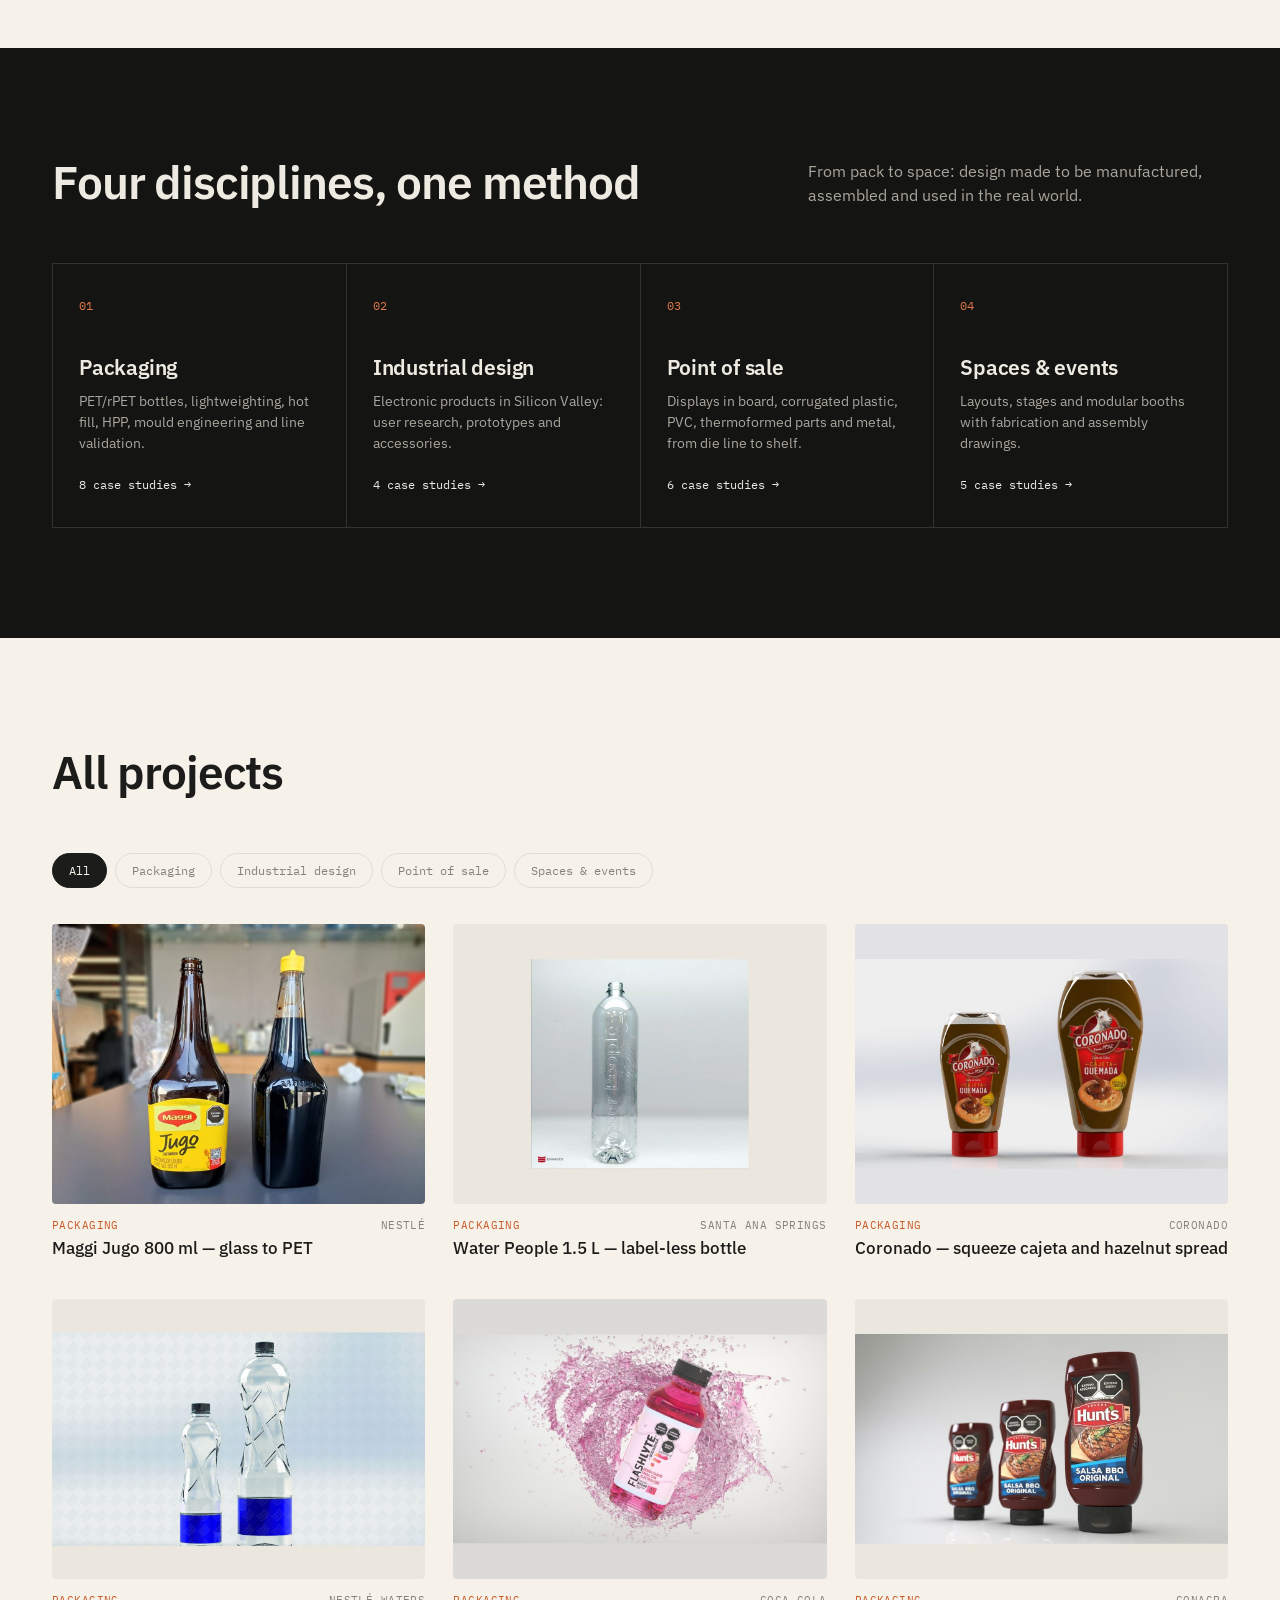
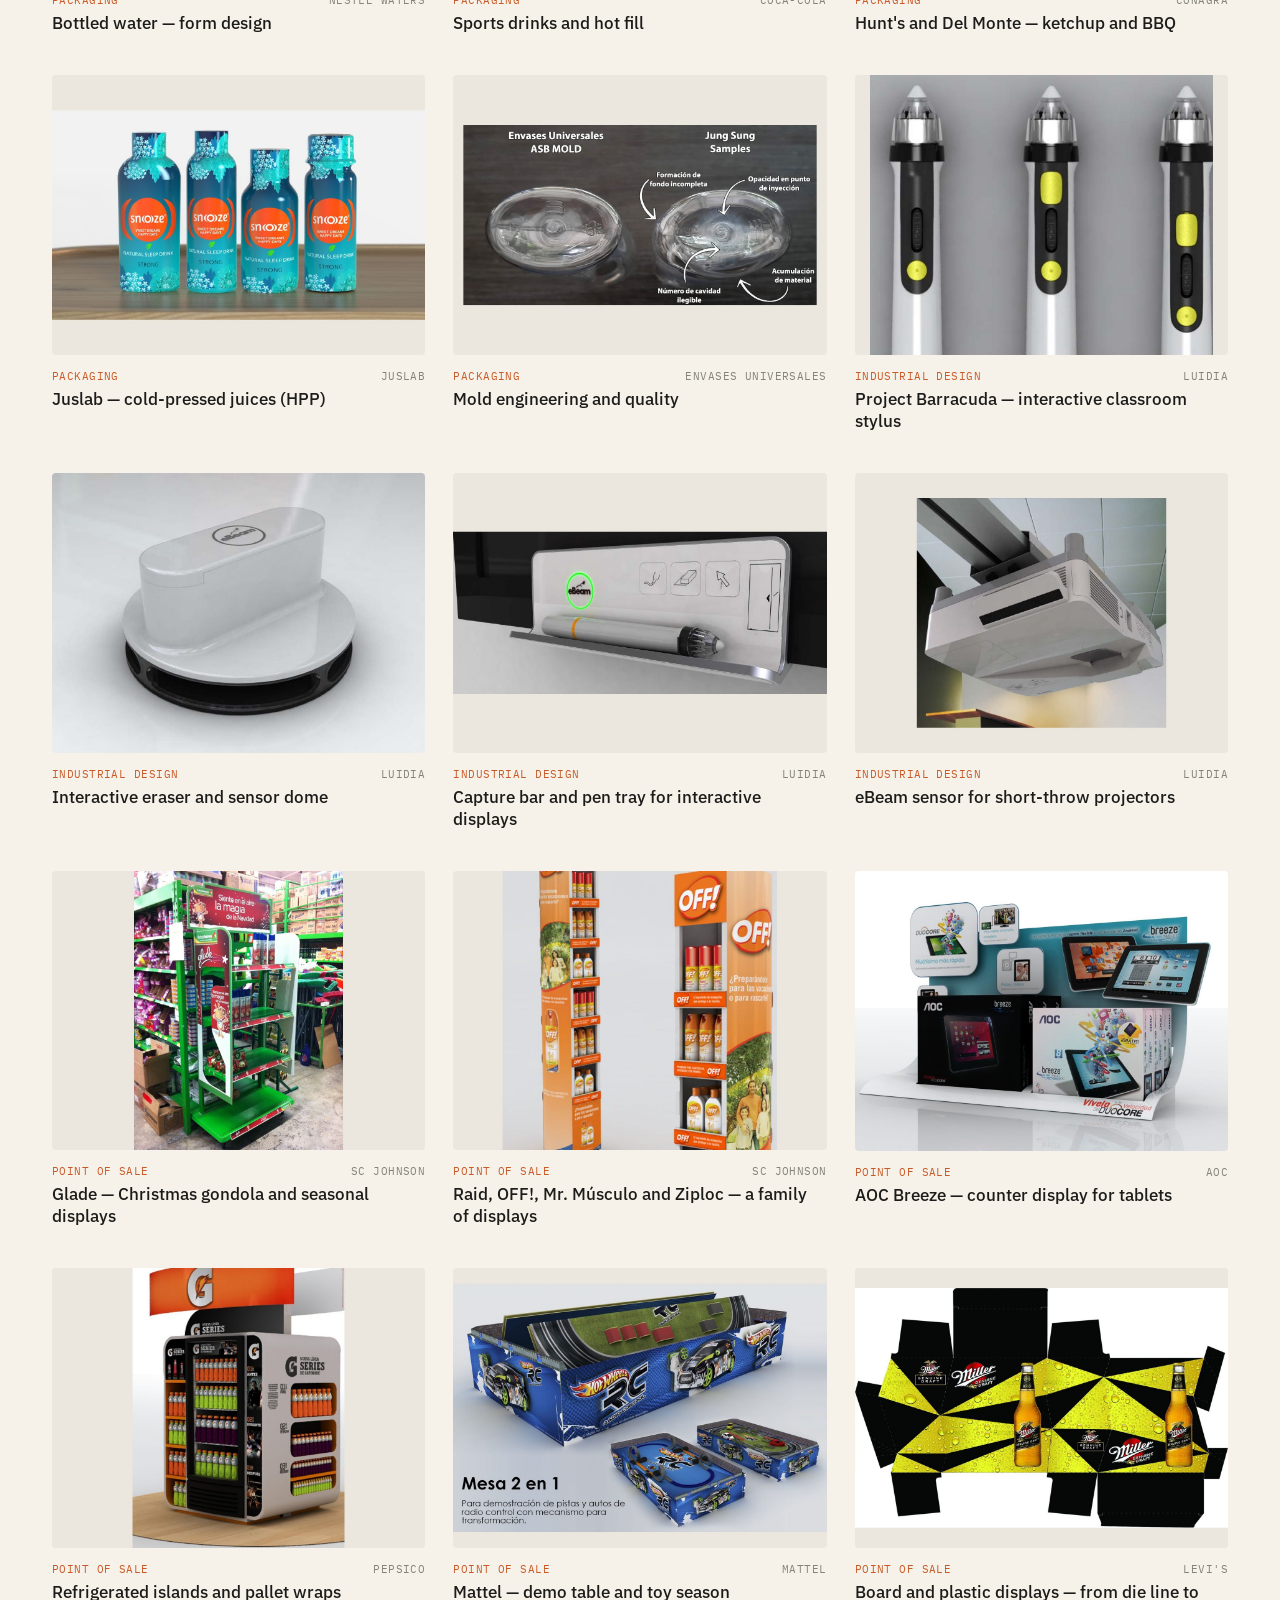
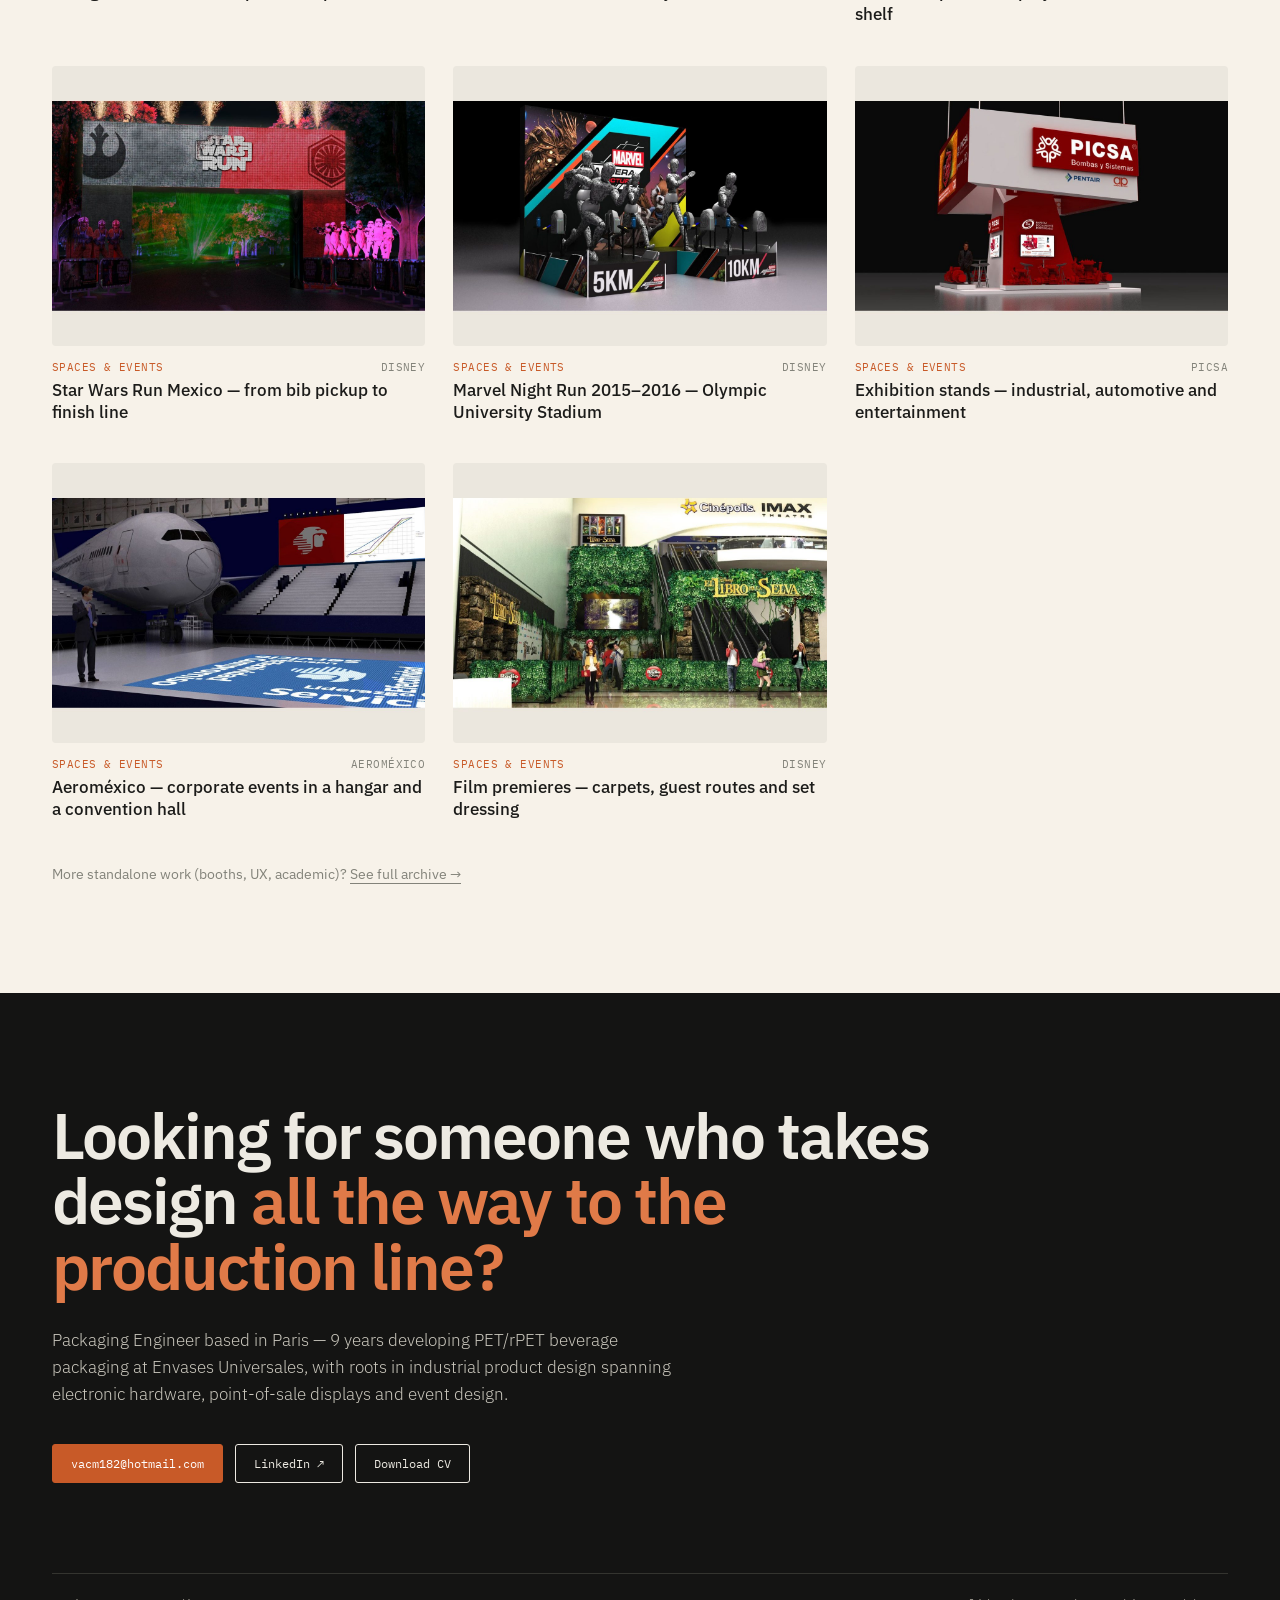
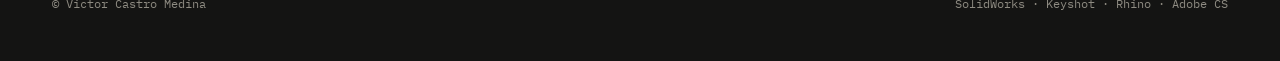
<file: preview.html>
<!DOCTYPE html>
<html lang="es">
<head>
<meta charset="UTF-8">
<meta name="viewport" content="width=device-width, initial-scale=1.0">
<title>Victor Castro Medina — Packaging & Industrial Design</title>
<meta name="description" content="Victor Castro Medina — Packaging Engineer & Industrial Designer based in Paris. PET/rPET packaging, hardware, point-of-sale and spatial design.">
<link rel="preconnect" href="https://fonts.googleapis.com">
<link rel="preconnect" href="https://fonts.gstatic.com" crossorigin>
<link href="https://fonts.googleapis.com/css2?family=IBM+Plex+Mono:wght@400;500&family=IBM+Plex+Sans:wght@300;400;500;600;700&display=swap" rel="stylesheet">
<style>
:root{
  --paper:#F7F2E9; --ink:#1C1C1A; --dark:#141413; --dark2:#1F1F1C;
  --steel:#83837A; --line:#DEDED4; --line-d:#34342F; --signal:#C85A28; --signal-l:#E07A48;
}
*{box-sizing:border-box;margin:0;padding:0}
html{scroll-behavior:smooth}
body{background:var(--paper);color:var(--ink);font-family:'IBM Plex Sans',-apple-system,'Segoe UI',sans-serif;-webkit-font-smoothing:antialiased;overflow-x:hidden}
a{color:inherit;text-decoration:none}
img{display:block;max-width:100%}
.mono{font-family:'IBM Plex Mono',monospace}
.wrap{max-width:1240px;margin:0 auto;padding:0 32px}

/* nav */
nav.top{position:fixed;inset:0 0 auto 0;z-index:50;transition:background .3s,border-color .3s;border-bottom:1px solid transparent}
nav.top.solid{background:rgba(20,20,19,.92);backdrop-filter:blur(8px);border-color:var(--line-d)}
nav.top .wrap{display:flex;align-items:center;justify-content:space-between;height:64px;color:#EDEAE2}
nav.top .brand{font-weight:600;letter-spacing:-.01em}
nav.top .links{display:flex;gap:28px;align-items:center;font-size:.85rem}
nav.top .links a{opacity:.75}
nav.top .links a:hover{opacity:1}
.lang{display:flex;gap:2px}
.lang button{font-family:'IBM Plex Mono',monospace;font-size:.7rem;background:none;border:none;color:inherit;opacity:.5;cursor:pointer;padding:4px 6px}
.lang button.active{opacity:1;color:var(--signal-l)}
.btn{display:inline-flex;align-items:center;gap:8px;font-family:'IBM Plex Mono',monospace;font-size:.75rem;padding:11px 18px;border-radius:3px;border:1px solid currentColor;transition:background .2s,color .2s}
.btn.solid{background:var(--signal);border-color:var(--signal);color:#fff}
.btn.solid:hover{background:var(--signal-l);border-color:var(--signal-l)}
.btn.ghost:hover{background:#EDEAE2;color:var(--dark)}

/* hero */
.hero{background:var(--dark);color:#EDEAE2;padding:140px 0 72px;position:relative}
.hero-grid{display:grid;grid-template-columns:1.05fr 1fr;gap:56px;align-items:center}
.eyebrow{font-family:'IBM Plex Mono',monospace;font-size:.75rem;color:var(--signal-l);letter-spacing:.06em;text-transform:uppercase;margin-bottom:22px}
.hero h1{font-size:clamp(2.6rem,5.6vw,4.6rem);line-height:1.02;font-weight:600;letter-spacing:-.03em}
.hero h1 .thin{font-weight:300;color:#B9B6AC}
.hero .lede{font-size:1.12rem;line-height:1.55;color:#C9C6BC;max-width:540px;margin:26px 0 34px;font-weight:300}
.hero .ctas{display:flex;gap:12px;flex-wrap:wrap}
.mosaic{display:grid;grid-template-columns:1fr 1fr;gap:12px;transform:rotate(-2deg)}
.mosaic a{overflow:hidden;border-radius:4px;aspect-ratio:4/3;background:#222}
.mosaic a:nth-child(2){transform:translateY(28px)}
.mosaic a:nth-child(4){transform:translateY(28px)}
.mosaic img{width:100%;height:100%;object-fit:cover;transition:transform .6s ease}
.mosaic a:hover img{transform:scale(1.05)}
.stats{display:grid;grid-template-columns:repeat(4,1fr);border-top:1px solid var(--line-d);margin-top:84px;padding-top:30px;gap:24px}
.stat b{display:block;font-size:2.4rem;font-weight:600;letter-spacing:-.02em;color:#fff}
.stat b em{font-style:normal;color:var(--signal-l)}
.stat span{font-size:.82rem;color:#A9A69C;line-height:1.4;display:block;margin-top:4px}
.clients{border-top:1px solid var(--line-d);margin-top:30px;padding-top:22px;display:flex;flex-wrap:wrap;gap:8px 26px;font-family:'IBM Plex Mono',monospace;font-size:.78rem;color:#8E8B82}
.clients .lbl{color:var(--signal-l)}

/* section heads */
section{padding:110px 0}
.shead{display:flex;justify-content:space-between;align-items:flex-end;margin-bottom:56px;gap:24px;flex-wrap:wrap}
.shead h2{font-size:clamp(2rem,3.6vw,2.9rem);font-weight:600;letter-spacing:-.025em;line-height:1.05}
.shead p{color:var(--steel);max-width:420px;line-height:1.5}

/* featured */
.feat{display:grid;grid-template-columns:7fr 5fr;gap:56px;align-items:center;padding:44px 0;border-top:1px solid var(--line)}
.feat:nth-child(even){grid-template-columns:5fr 7fr}
.feat:nth-child(even) .fimg{order:2}
.fimg{display:block;overflow:hidden;border-radius:4px;aspect-ratio:4/3;background:#E9E4DA}
.fimg img{width:100%;height:100%;object-fit:cover;transition:transform .7s ease}
.feat:hover .fimg img{transform:scale(1.04)}
.fnum{font-family:'IBM Plex Mono',monospace;font-size:.75rem;color:var(--signal)}
.fcat{font-family:'IBM Plex Mono',monospace;font-size:.72rem;color:var(--steel);margin-left:10px;text-transform:uppercase;letter-spacing:.05em}
.ftxt h3{font-size:clamp(1.6rem,2.6vw,2.2rem);line-height:1.12;font-weight:600;letter-spacing:-.02em;margin:16px 0 14px}
.ftxt .fsub{color:#55554E;line-height:1.55;font-size:1.02rem}
.ftxt .fbrand{font-family:'IBM Plex Mono',monospace;font-size:.75rem;color:var(--steel);margin-top:18px}
.ftxt .chips{display:flex;flex-wrap:wrap;gap:6px;margin-top:18px}
.chip{font-family:'IBM Plex Mono',monospace;font-size:.7rem;border:1px solid var(--line);border-radius:999px;padding:5px 11px;color:#55554E;background:#FBF8F2}
.more{display:inline-flex;gap:8px;margin-top:26px;font-family:'IBM Plex Mono',monospace;font-size:.78rem;border-bottom:1px solid var(--ink);padding-bottom:3px}
.feat:hover .more{color:var(--signal);border-color:var(--signal)}

/* disciplines */
.disc{background:var(--dark);color:#EDEAE2}
.disc .shead p{color:#A9A69C}
.dgrid{display:grid;grid-template-columns:repeat(4,1fr);gap:1px;background:var(--line-d);border:1px solid var(--line-d)}
.dcell{background:var(--dark);padding:30px 26px 34px;cursor:pointer;transition:background .2s}
.dcell:hover{background:var(--dark2)}
.dcell .n{font-family:'IBM Plex Mono',monospace;font-size:.72rem;color:var(--signal-l)}
.dcell h4{font-size:1.3rem;font-weight:600;margin:40px 0 10px;letter-spacing:-.01em}
.dcell p{font-size:.88rem;color:#A9A69C;line-height:1.5}
.dcell .cnt{font-family:'IBM Plex Mono',monospace;font-size:.72rem;margin-top:22px;color:#EDEAE2}

/* all work */
.pills{display:flex;flex-wrap:wrap;gap:8px;margin-bottom:36px}
.pill{font-family:'IBM Plex Mono',monospace;font-size:.75rem;padding:9px 16px;border:1px solid var(--line);border-radius:999px;background:none;color:var(--steel);cursor:pointer}
.pill:hover{border-color:var(--steel)}
.pill.active{background:var(--ink);border-color:var(--ink);color:var(--paper)}
.grid{display:grid;grid-template-columns:repeat(3,1fr);gap:40px 28px}
.card .cimg{overflow:hidden;border-radius:4px;aspect-ratio:4/3;background:#E9E4DA}
.card img{width:100%;height:100%;object-fit:cover;transition:transform .6s ease}
.card:hover img{transform:scale(1.05)}
.card .meta{display:flex;justify-content:space-between;margin-top:14px;font-family:'IBM Plex Mono',monospace;font-size:.68rem;color:var(--steel);text-transform:uppercase;letter-spacing:.04em}
.card .meta .c{color:var(--signal)}
.card h5{font-size:1.05rem;font-weight:500;line-height:1.3;margin-top:6px}
.card:hover h5{color:var(--signal)}
.note{margin-top:44px;font-size:.85rem;color:var(--steel)}
.note a{border-bottom:1px solid currentColor}

/* contact */
.contact{background:var(--dark);color:#EDEAE2;padding:110px 0 50px}
.contact h2{font-size:clamp(2.4rem,5vw,4rem);font-weight:600;letter-spacing:-.03em;line-height:1.02;max-width:900px}
.contact h2 span{color:var(--signal-l)}
.contact .bio{color:#C9C6BC;max-width:620px;line-height:1.6;margin:28px 0 36px;font-weight:300;font-size:1.05rem}
.contact .row{display:flex;gap:12px;flex-wrap:wrap}
.foot{display:flex;justify-content:space-between;border-top:1px solid var(--line-d);margin-top:90px;padding-top:22px;font-family:'IBM Plex Mono',monospace;font-size:.72rem;color:#8E8B82;flex-wrap:wrap;gap:10px}

/* reveal */
.rv{opacity:0;transform:translateY(24px);transition:opacity .8s ease,transform .8s ease}
.rv.in{opacity:1;transform:none}

@media (max-width:900px){
  .wrap{padding:0 16px}
  nav.top .links a.hide-m{display:none}
  .hero{padding:110px 0 56px}
  .hero-grid,.feat,.feat:nth-child(even){grid-template-columns:1fr;gap:28px}
  .feat:nth-child(even) .fimg{order:0}
  .mosaic{transform:none}
  .stats{grid-template-columns:1fr 1fr;margin-top:50px}
  .dgrid{grid-template-columns:1fr 1fr}
  .grid{grid-template-columns:1fr 1fr;gap:28px 16px}
  section{padding:76px 0}
}
@media (max-width:560px){
  .grid,.dgrid{grid-template-columns:1fr}
  .stat b{font-size:2rem}
}
</style>
</head>
<body>

<nav class="top" id="nav">
  <div class="wrap">
    <a class="brand" href="#top">Victor Castro Medina</a>
    <div class="links">
      <a class="hide-m" href="#work" data-u="nav_work">Proyectos</a>
      <a class="hide-m" href="#contact" data-u="nav_contact">Contacto</a>
      <div class="lang"><button data-lang="es">ES</button><button data-lang="en">EN</button><button data-lang="fr">FR</button></div>
    </div>
  </div>
</nav>

<header class="hero" id="top">
  <div class="wrap">
    <div class="hero-grid">
      <div>
        <p class="eyebrow" data-u="eyebrow">Paris · disponible</p>
        <h1><span data-u="h1a">Ingeniero de empaque</span><br><span class="thin" data-u="h1b">y diseñador industrial.</span></h1>
        <p class="lede" data-u="lede"></p>
        <div class="ctas">
          <a class="btn solid" href="#featured" data-u="cta1">Ver proyectos ↓</a>
          <a class="btn ghost" href="mailto:vacm182@hotmail.com" data-u="cta2">Contactar</a>
        </div>
      </div>
      <div class="mosaic" id="mosaic"></div>
    </div>
    <div class="stats">
      <div class="stat"><b>9 <em data-u="yrs">años</em></b><span data-u="s1"></span></div>
      <div class="stat"><b>20+</b><span data-u="s2"></span></div>
      <div class="stat"><b>−18<em>%</em></b><span data-u="s3"></span></div>
      <div class="stat"><b>−30<em>%</em></b><span data-u="s4"></span></div>
    </div>
    <div class="clients"><span class="lbl" data-u="clients">Clientes</span><span>Nestlé</span><span>Coca-Cola</span><span>Grupo Bimbo</span><span>ConAgra</span><span>Jumex</span><span>SC Johnson</span><span>PepsiCo</span><span>Mattel</span><span>Disney</span><span>Aeroméxico</span><span>Luidia · eBeam</span></div>
  </div>
</header>

<section id="featured">
  <div class="wrap">
    <div class="shead rv"><h2 data-u="feat_h">Proyectos destacados</h2><p data-u="feat_p"></p></div>
    <div id="feats"></div>
  </div>
</section>

<section class="disc">
  <div class="wrap">
    <div class="shead rv"><h2 data-u="disc_h">Cuatro disciplinas, un mismo método</h2><p data-u="disc_p"></p></div>
    <div class="dgrid rv" id="dgrid"></div>
  </div>
</section>

<section id="work">
  <div class="wrap">
    <div class="shead rv"><h2 data-u="all_h">Todos los proyectos</h2></div>
    <div class="pills" id="pills"></div>
    <div class="grid" id="grid"></div>
    <p class="note"><span data-u="note">¿Más trabajo suelto (stands, UX, escolares)?</span> <a href="index.html" data-u="note_a">Ver archivo completo →</a></p>
  </div>
</section>

<section class="contact" id="contact">
  <div class="wrap">
    <h2 data-u="ct_h"></h2>
    <p class="bio" data-t="bio"></p>
    <div class="row">
      <a class="btn solid" href="mailto:vacm182@hotmail.com">vacm182@hotmail.com</a>
      <a class="btn ghost" href="https://www.linkedin.com/in/victor-a-castro-medina" target="_blank" rel="noopener">LinkedIn ↗</a>
      <a class="btn ghost" href="#" data-u="cv">Descargar CV</a>
    </div>
    <div class="foot"><span>© Victor Castro Medina</span><span>SolidWorks · Keyshot · Rhino · Adobe CS</span></div>
  </div>
</section>

<script src="cases.js"></script>
<script>
var U = {
  nav_work:{es:"Proyectos",en:"Work",fr:"Projets"},
  nav_contact:{es:"Contacto",en:"Contact",fr:"Contact"},
  eyebrow:{es:"Basado en París · disponible de inmediato",en:"Based in Paris · available now",fr:"Basé à Paris · disponible immédiatement"},
  h1a:{es:"Ingeniero de empaque",en:"Packaging engineer",fr:"Ingénieur packaging"},
  h1b:{es:"y diseñador industrial.",en:"& industrial designer.",fr:"et designer industriel."},
  lede:{es:"Diseño envases y productos desde el boceto hasta la línea de producción. 9 años desarrollando botellas PET/rPET para Nestlé, Coca-Cola y Grupo Bimbo, con experiencia previa en hardware, punto de venta y espacios.",
        en:"I design packaging and products from first sketch to production line. 9 years developing PET/rPET bottles for Nestlé, Coca-Cola and Grupo Bimbo, with earlier work in hardware, point of sale and spatial design.",
        fr:"Je conçois emballages et produits du premier croquis à la ligne de production. 9 ans de développement de bouteilles PET/rPET pour Nestlé, Coca-Cola et Grupo Bimbo, et une expérience en hardware, PLV et design d'espaces."},
  cta1:{es:"Ver proyectos ↓",en:"See projects ↓",fr:"Voir les projets ↓"},
  cta2:{es:"Contactar",en:"Get in touch",fr:"Me contacter"},
  yrs:{es:"años",en:"yrs",fr:"ans"},
  s1:{es:"desarrollando envases PET/rPET en Envases Universales",en:"developing PET/rPET packaging at Envases Universales",fr:"de développement d'emballages PET/rPET chez Envases Universales"},
  s2:{es:"proyectos de empaque en paralelo, del brief al lanzamiento",en:"packaging projects in parallel, from brief to launch",fr:"projets packaging en parallèle, du brief au lancement"},
  s3:{es:"de material en componentes en serie, sin perder desempeño",en:"material on series components, with no loss of performance",fr:"de matière sur des composants en série, sans perte de performance"},
  s4:{es:"de incidentes de calidad post-lanzamiento en cuentas clave",en:"post-launch quality incidents on key accounts",fr:"d'incidents qualité après lancement sur les comptes clés"},
  clients:{es:"Clientes",en:"Clients",fr:"Clients"},
  feat_h:{es:"Proyectos destacados",en:"Selected work",fr:"Projets phares"},
  feat_p:{es:"Seis casos que resumen cómo trabajo: entender el problema, iterar con prototipos y llevarlo a producción.",en:"Six cases that sum up how I work: understand the problem, iterate with prototypes and take it to production.",fr:"Six projets qui résument ma façon de travailler : comprendre le problème, itérer par prototypes et industrialiser."},
  disc_h:{es:"Cuatro disciplinas, un mismo método",en:"Four disciplines, one method",fr:"Quatre disciplines, une même méthode"},
  disc_p:{es:"Del envase al espacio: diseño pensado para fabricarse, montarse y funcionar en el mundo real.",en:"From pack to space: design made to be manufactured, assembled and used in the real world.",fr:"De l'emballage à l'espace : un design pensé pour être fabriqué, monté et utilisé dans le monde réel."},
  all_h:{es:"Todos los proyectos",en:"All projects",fr:"Tous les projets"},
  note:{es:"¿Más trabajo suelto (stands, UX, escolares)?",en:"More standalone work (booths, UX, academic)?",fr:"Plus de travaux (stands, UX, académique) ?"},
  note_a:{es:"Ver archivo completo →",en:"See full archive →",fr:"Voir l'archive complète →"},
  ct_h:{es:"¿Buscas a alguien que lleve el diseño <span>hasta la línea de producción?</span>",en:"Looking for someone who takes design <span>all the way to the production line?</span>",fr:"Vous cherchez quelqu'un qui mène le design <span>jusqu'à la ligne de production ?</span>"},
  cv:{es:"Descargar CV",en:"Download CV",fr:"Télécharger le CV"},
  view:{es:"Ver caso",en:"View case",fr:"Voir le projet"}
};
var CAT = {
  packaging:{es:"Packaging",en:"Packaging",fr:"Emballage"},
  hardware:{es:"Diseño industrial",en:"Industrial design",fr:"Design industriel"},
  pos:{es:"Punto de venta",en:"Point of sale",fr:"PLV"},
  eventos:{es:"Espacios y eventos",en:"Spaces & events",fr:"Espaces et événements"}
};
var DISC = [
  {k:"packaging",d:{es:"Botellas PET/rPET, aligeramiento, hot fill, HPP, ingeniería de molde y validación en línea.",en:"PET/rPET bottles, lightweighting, hot fill, HPP, mould engineering and line validation.",fr:"Bouteilles PET/rPET, allègement, hot fill, HPP, ingénierie moule et validation en ligne."}},
  {k:"hardware",d:{es:"Producto electrónico en Silicon Valley: investigación con usuarios, prototipos y accesorios.",en:"Electronic products in Silicon Valley: user research, prototypes and accessories.",fr:"Produits électroniques dans la Silicon Valley : recherche utilisateurs, prototypes et accessoires."}},
  {k:"pos",d:{es:"Exhibidores en cartón, coroplast, PVC, termoformado y metal, del suaje al anaquel.",en:"Displays in board, corrugated plastic, PVC, thermoformed parts and metal, from die line to shelf.",fr:"Présentoirs en carton, plastique alvéolaire, PVC, thermoformage et métal, de la découpe au linéaire."}},
  {k:"eventos",d:{es:"Layouts, escenarios y stands modulares con planos de fabricación y montaje.",en:"Layouts, stages and modular booths with fabrication and assembly drawings.",fr:"Implantations, scènes et stands modulaires avec plans de fabrication et de montage."}}
];
var FEATURED = [
  {s:"maggi", chips:["Vidrio → PET","800 ml · 37 g","Validación en planta"]},
  {s:"waterpeople", chips:["Sin etiqueta","Ingeniería de molde","1.5 L"]},
  {s:"barracuda", chips:["17 usuarios en pruebas","Prototipado rápido","Silicon Valley"]},
  {s:"scjohnson", chips:["15+ exhibidores","5 materiales","Producción en volumen"]},
  {s:"molde", chips:["Análisis de moldes","Estabilidad","Bidón 10 L apilable"]},
  {s:"starwars", chips:["56 módulos","Planos de fabricación","Guía de montaje"]}
];
var CHIPS_T = {"Vidrio → PET":{en:"Glass → PET",fr:"Verre → PET"},"Validación en planta":{en:"Plant validation",fr:"Validation en usine"},"Sin etiqueta":{en:"Label-free",fr:"Sans étiquette"},"Ingeniería de molde":{en:"Mould engineering",fr:"Ingénierie moule"},"17 usuarios en pruebas":{en:"17 test users",fr:"17 testeurs"},"Prototipado rápido":{en:"Rapid prototyping",fr:"Prototypage rapide"},"15+ exhibidores":{en:"15+ displays",fr:"15+ présentoirs"},"5 materiales":{en:"5 materials",fr:"5 matériaux"},"Producción en volumen":{en:"Volume production",fr:"Production en volume"},"Análisis de moldes":{en:"Mould analysis",fr:"Analyse de moules"},"Estabilidad":{en:"Stability",fr:"Stabilité"},"Bidón 10 L apilable":{en:"Stackable 10 L jug",fr:"Bidon 10 L empilable"},"56 módulos":{en:"56 modules",fr:"56 modules"},"Planos de fabricación":{en:"Fabrication drawings",fr:"Plans de fabrication"},"Guía de montaje":{en:"Assembly guide",fr:"Guide de montage"}};
var MOSAIC = ["deportivas","barracuda","maggi","glade"];
var ORDER = ["packaging","hardware","pos","eventos"];
var CM = {}; CASES.forEach(function(c){ CM[c.slug]=c; c.cat=c.cat||"packaging"; });
var cur = "todo", L = "es";
function cover(s){ return "images/covers/"+s+".jpg"; }
function href(s){ return "caso.html?c="+s+"&lang="+L; }
function tchip(x){ return (L!=="es" && CHIPS_T[x]) ? CHIPS_T[x][L] : x; }

function render(){
  document.getElementById("mosaic").innerHTML = MOSAIC.map(function(s){
    return '<a href="'+href(s)+'"><img src="'+cover(s)+'" alt="'+CM[s][L].title+'"></a>'; }).join("");
  document.getElementById("feats").innerHTML = FEATURED.map(function(f,i){
    var c=CM[f.s], t=c[L];
    return '<a class="feat rv" href="'+href(f.s)+'"><div class="fimg"><img src="'+cover(f.s)+'" alt="'+t.title+'" loading="lazy"></div>'+
      '<div class="ftxt"><span class="fnum">0'+(i+1)+'</span><span class="fcat">'+CAT[c.cat][L]+'</span><h3>'+t.title+'</h3><p class="fsub">'+t.sub+'</p>'+
      '<div class="chips">'+f.chips.map(function(x){return '<span class="chip">'+tchip(x)+'</span>';}).join("")+'</div>'+
      '<p class="fbrand">'+c.brand+'</p><span class="more">'+U.view[L]+' →</span></div></a>'; }).join("");
  document.getElementById("dgrid").innerHTML = DISC.map(function(d,i){
    var n=CASES.filter(function(c){return c.cat===d.k;}).length;
    return '<div class="dcell" data-k="'+d.k+'"><span class="n">0'+(i+1)+'</span><h4>'+CAT[d.k][L]+'</h4><p>'+d.d[L]+'</p><p class="cnt">'+n+' '+(L==="en"?"case studies":L==="fr"?"études de cas":"casos")+' →</p></div>'; }).join("");
  var pills=[["todo",{es:"Todo",en:"All",fr:"Tout"}]].concat(ORDER.map(function(k){return [k,CAT[k]];}));
  document.getElementById("pills").innerHTML = pills.map(function(p){
    return '<button class="pill'+(p[0]===cur?' active':'')+'" data-k="'+p[0]+'">'+p[1][L]+'</button>'; }).join("");
  var list = CASES.slice().sort(function(a,b){return ORDER.indexOf(a.cat)-ORDER.indexOf(b.cat);})
    .filter(function(c){return cur==="todo"||c.cat===cur;});
  document.getElementById("grid").innerHTML = list.map(function(c){
    return '<a class="card" href="'+href(c.slug)+'"><div class="cimg"><img src="'+cover(c.slug)+'" alt="'+c[L].title+'" loading="lazy"></div>'+
      '<div class="meta"><span class="c">'+CAT[c.cat][L]+'</span><span>'+c.brand.split(" · ")[0]+'</span></div><h5>'+c[L].title+'</h5></a>'; }).join("");
  document.querySelectorAll("#pills .pill").forEach(function(b){ b.onclick=function(){ cur=b.dataset.k; render(); }; });
  document.querySelectorAll(".dcell").forEach(function(d){ d.onclick=function(){ cur=d.dataset.k; render(); document.getElementById("work").scrollIntoView(); }; });
  observe();
}
window.onLang = function(l){
  L=l;
  document.querySelectorAll("[data-u]").forEach(function(el){ var k=el.getAttribute("data-u"); if(U[k]) el.innerHTML=U[k][l]; });
  render();
};
function observe(){
  var io=new IntersectionObserver(function(es){ es.forEach(function(e){ if(e.isIntersecting){ e.target.classList.add("in"); io.unobserve(e.target);} }); },{threshold:.12});
  document.querySelectorAll(".rv:not(.in)").forEach(function(el){ io.observe(el); });
}
var nav=document.getElementById("nav");
window.addEventListener("scroll",function(){ nav.classList.toggle("solid", window.scrollY>40); });
</script>
<script src="i18n.js"></script>
</body>
</html>
</file>
